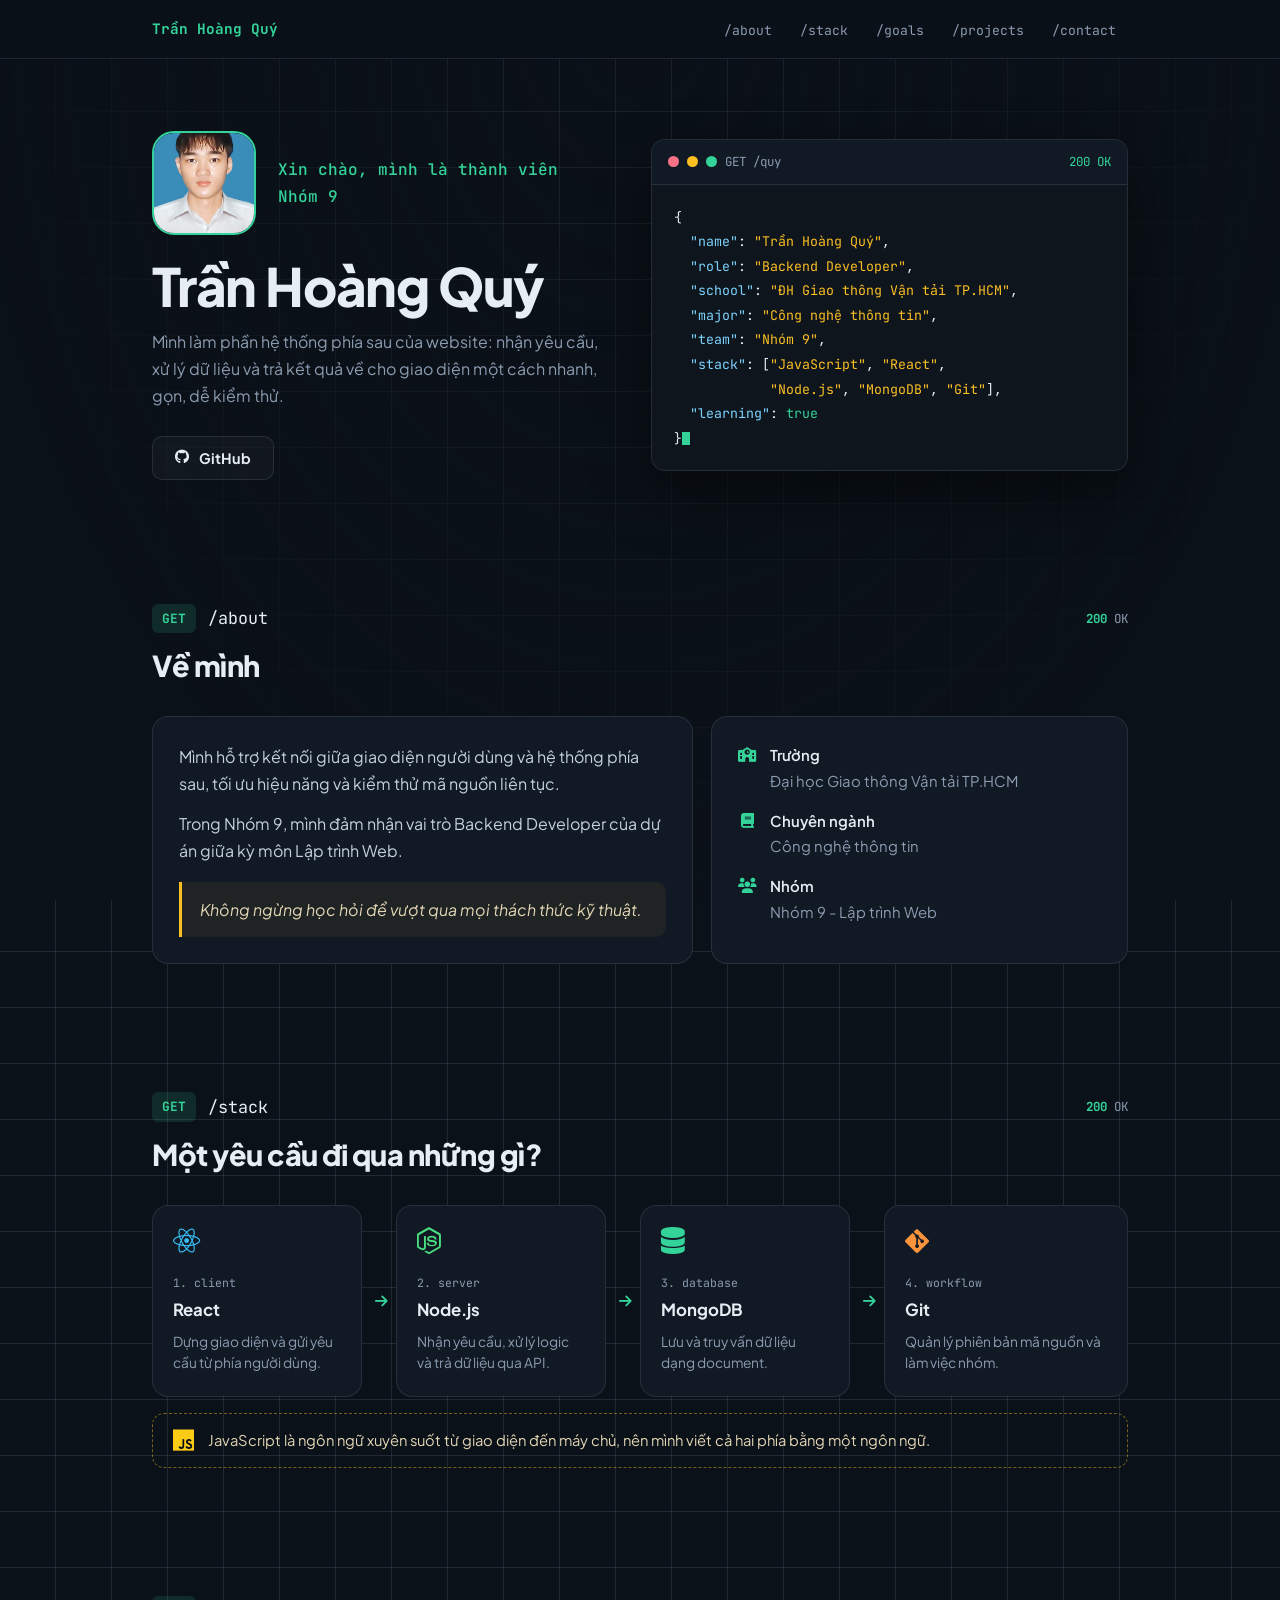
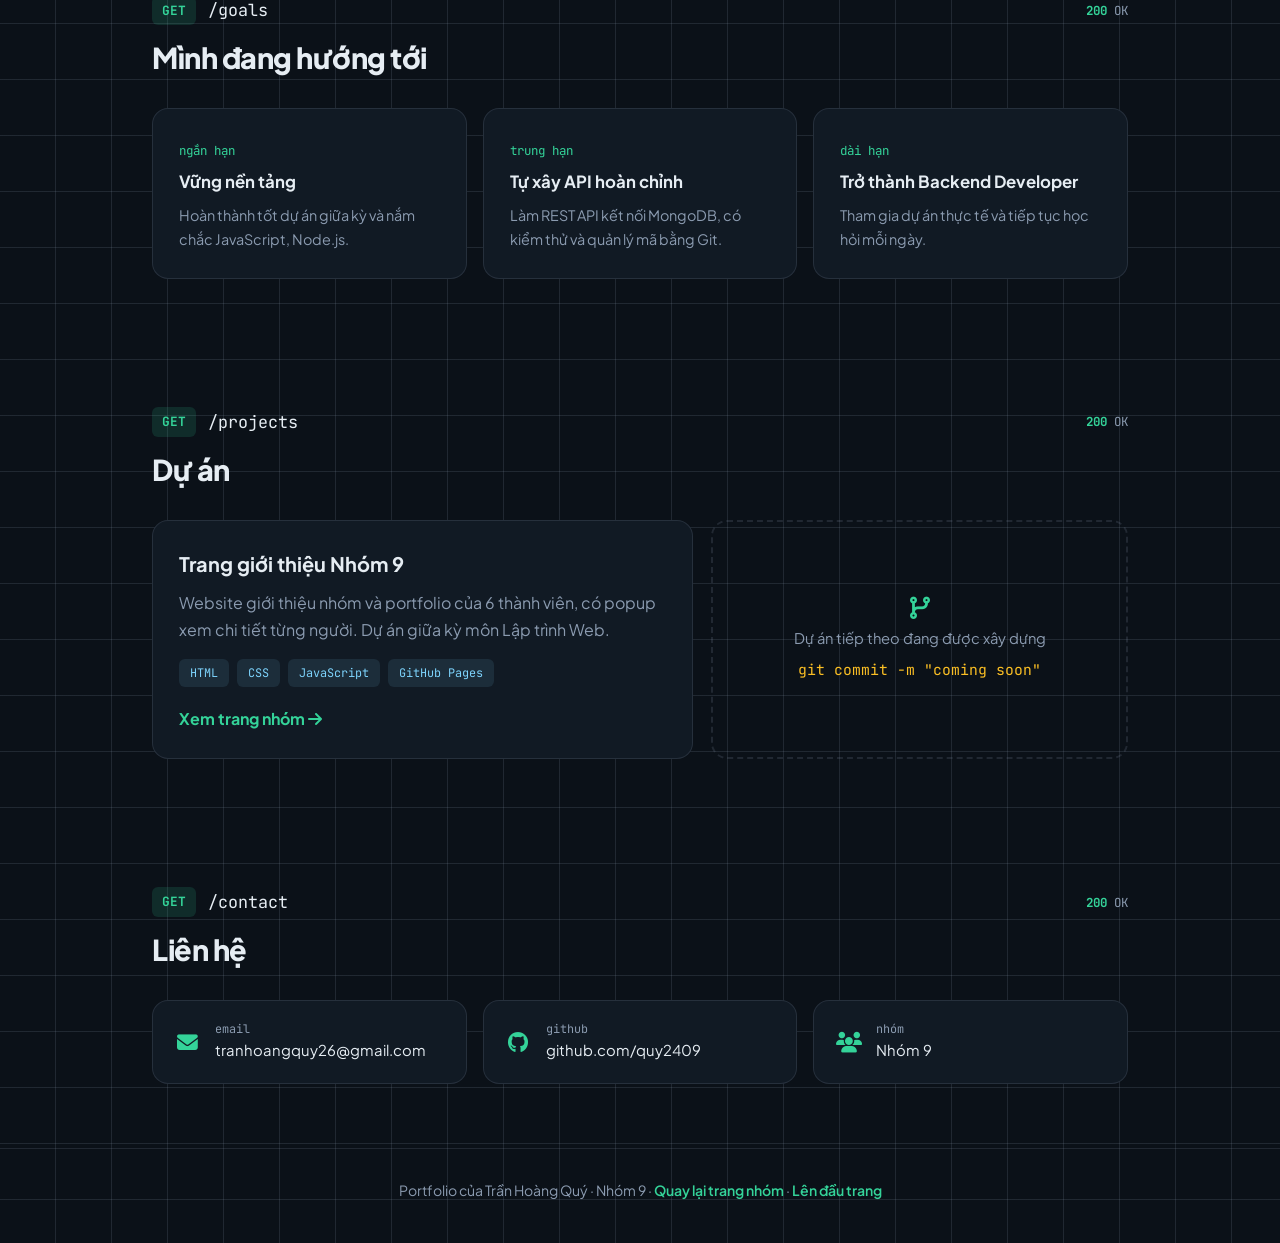
<file: tran-hoang-quy.html>
<!DOCTYPE html>
<html lang="vi">

<head>
    <meta charset="UTF-8">
    <meta name="viewport" content="width=device-width, initial-scale=1.0">
    <title>Trần Hoàng Quý - Backend Developer | Portfolio</title>
    <meta name="description" content="Portfolio của Trần Hoàng Quý, Backend Developer, sinh viên Công nghệ thông tin, thành viên Nhóm 9.">
    <meta name="theme-color" content="#0b1118">
    <link rel="icon" href="data:image/svg+xml,%3Csvg xmlns='http://www.w3.org/2000/svg' viewBox='0 0 100 100'%3E%3Ctext y='.9em' font-size='90'%3E%E2%9A%99%EF%B8%8F%3C/text%3E%3C/svg%3E">
    <link rel="preconnect" href="https://fonts.googleapis.com">
    <link rel="preconnect" href="https://fonts.gstatic.com" crossorigin>
    <link href="https://fonts.googleapis.com/css2?family=JetBrains+Mono:wght@400;500;700&family=Plus+Jakarta+Sans:wght@400;500;600;700;800&display=swap" rel="stylesheet">
    <link rel="stylesheet" href="https://cdnjs.cloudflare.com/ajax/libs/font-awesome/6.5.1/css/all.min.css">
    <style>
        :root {
            --bg: #0b1118; --panel: #111a24; --panel2: #0e151d;
            --line: rgba(148, 163, 184, .16);
            --text: #e6edf3; --muted: #8b9bb0;
            --green: #34d399; --amber: #fbbf24; --sky: #7dd3fc; --rose: #fb7185;
            --mono: 'JetBrains Mono', ui-monospace, Consolas, monospace;
        }
        * { margin: 0; padding: 0; box-sizing: border-box; }
        html { scroll-behavior: smooth; scroll-padding-top: 80px; }
        body { font-family: 'Plus Jakarta Sans', -apple-system, sans-serif; background: var(--bg); color: var(--text); line-height: 1.7;
            background-image: linear-gradient(var(--line) 1px, transparent 1px), linear-gradient(90deg, var(--line) 1px, transparent 1px);
            background-size: 56px 56px; background-position: -1px -1px; }
        body::before { content: ''; position: fixed; inset: 0; background: radial-gradient(ellipse at 50% 0%, rgba(11, 17, 24, .2), var(--bg) 75%); pointer-events: none; z-index: 0; }
        .wrap { max-width: 1020px; margin: 0 auto; padding: 0 22px; position: relative; z-index: 1; }

        nav { position: sticky; top: 0; z-index: 20; background: rgba(11, 17, 24, .88); backdrop-filter: blur(12px); -webkit-backdrop-filter: blur(12px); border-bottom: 1px solid var(--line); }
        nav .wrap { display: flex; align-items: center; justify-content: space-between; height: 58px; gap: 16px; }
        .brand { font-family: var(--mono); font-size: .9rem; color: var(--green); text-decoration: none; font-weight: 700; }
        .brand span { color: var(--muted); font-weight: 400; }
        nav ul { display: flex; gap: 4px; list-style: none; }
        nav ul a { font-family: var(--mono); font-size: .82rem; color: var(--muted); text-decoration: none; padding: 7px 12px; border-radius: 8px; transition: .2s; }
        nav ul a:hover { color: var(--text); }
        nav ul a.active { color: var(--green); background: rgba(52, 211, 153, .1); }

        /* Hero */
        .hero { padding: 72px 0 60px; }
        .hero .wrap { display: grid; grid-template-columns: 1fr 1.05fr; gap: 44px; align-items: center; }
        .me { display: flex; gap: 22px; align-items: center; margin-bottom: 22px; }
        .me img { width: 104px; height: 104px; border-radius: 22px; object-fit: cover; background: var(--panel); border: 2px solid var(--green); flex-shrink: 0; }
        .hello { font-family: var(--mono); color: var(--green); font-size: 1rem; font-weight: 500; }
        h1 { font-size: clamp(2.2rem, 5vw, 3.3rem); line-height: 1.08; font-weight: 800; letter-spacing: -1.2px; }
        .role { font-family: var(--mono); color: var(--amber); font-weight: 500; margin: 4px 0 18px; }
        .lead { color: var(--muted); max-width: 470px; margin-bottom: 26px; }
        .btns { display: flex; gap: 12px; flex-wrap: wrap; }
        .btn { display: inline-flex; align-items: center; gap: 10px; padding: 12px 22px; border-radius: 10px; font: 700 .9rem 'Plus Jakarta Sans', sans-serif; text-decoration: none; cursor: pointer; border: 1px solid transparent; transition: transform .2s, box-shadow .2s, border-color .2s; }
        .btn-main { background: var(--green); color: #04271b; }
        .btn-main:hover { transform: translateY(-2px); box-shadow: 0 8px 24px rgba(52, 211, 153, .35); }
        .btn-line { border-color: var(--line); color: var(--text); background: rgba(255, 255, 255, .03); }
        .btn-line:hover { border-color: var(--green); color: var(--green); }

        .term { background: var(--panel2); border: 1px solid var(--line); border-radius: 14px; overflow: hidden; box-shadow: 0 24px 60px rgba(0, 0, 0, .45); }
        .term-bar { display: flex; align-items: center; gap: 8px; padding: 11px 16px; background: var(--panel); border-bottom: 1px solid var(--line); font-family: var(--mono); font-size: .78rem; color: var(--muted); }
        .dot { width: 11px; height: 11px; border-radius: 50%; }
        .term-bar .ok { margin-left: auto; color: var(--green); }
        .term pre { padding: 20px 22px; font-family: var(--mono); font-size: .83rem; line-height: 1.85; overflow-x: auto; }
        .ln { display: block; opacity: 0; animation: show .01s forwards; animation-delay: calc(var(--i) * .26s + .3s); white-space: pre; }
        @keyframes show { to { opacity: 1; } }
        .k { color: var(--sky); } .s { color: var(--amber); } .c { color: var(--muted); } .g { color: var(--green); }
        .cur { display: inline-block; width: 8px; height: 1em; background: var(--green); vertical-align: -2px; animation: blink 1s steps(1) infinite; }
        @keyframes blink { 50% { opacity: 0; } }

        /* Section */
        section { padding: 64px 0; }
        .req { display: flex; align-items: center; gap: 12px; flex-wrap: wrap; margin-bottom: 8px; font-family: var(--mono); }
        .verb { background: rgba(52, 211, 153, .14); color: var(--green); font-weight: 700; font-size: .8rem; padding: 4px 10px; border-radius: 6px; }
        .verb.post { background: rgba(251, 191, 36, .14); color: var(--amber); }
        .path { font-size: 1.05rem; }
        .status { margin-left: auto; font-size: .78rem; color: var(--muted); }
        .status b { color: var(--green); }
        h2 { font-size: 1.8rem; font-weight: 800; letter-spacing: -.5px; margin-bottom: 26px; }

        .card { background: var(--panel); border: 1px solid var(--line); border-radius: 16px; padding: 26px; }
        .about { display: grid; grid-template-columns: 1.3fr 1fr; gap: 18px; }
        .about p { color: #c4d0dd; margin-bottom: 12px; }
        .facts { list-style: none; display: grid; gap: 15px; }
        .facts li { display: flex; gap: 14px; font-size: .93rem; color: var(--muted); }
        .facts i { color: var(--green); width: 18px; text-align: center; margin-top: 5px; }
        .facts b { color: var(--text); display: block; font-weight: 600; }
        blockquote { margin-top: 18px; padding: 14px 18px; border-left: 3px solid var(--amber); background: rgba(251, 191, 36, .06); border-radius: 0 10px 10px 0; font-style: italic; color: #e2d6b5; }

        /* Pipeline */
        .pipe { display: grid; grid-template-columns: repeat(4, 1fr); gap: 0; align-items: stretch; }
        .node { background: var(--panel); border: 1px solid var(--line); border-radius: 16px; padding: 22px 20px; position: relative; margin-right: 34px; transition: border-color .25s, transform .25s; }
        .node:last-child { margin-right: 0; }
        .node:hover { border-color: var(--green); transform: translateY(-4px); }
        .node:not(:last-child)::after { content: '\f061'; font-family: 'Font Awesome 6 Free'; font-weight: 900; position: absolute; right: -27px; top: 50%; transform: translateY(-50%); color: var(--green); font-size: .9rem; }
        .node i.ic { font-size: 1.7rem; margin-bottom: 12px; display: block; }
        .node small { font-family: var(--mono); color: var(--muted); font-size: .72rem; }
        .node h3 { font-size: 1.05rem; margin: 2px 0 6px; }
        .node p { color: var(--muted); font-size: .86rem; line-height: 1.55; }
        .lang { margin-top: 16px; display: flex; align-items: center; gap: 14px; padding: 14px 20px; border: 1px dashed rgba(251, 191, 36, .45); border-radius: 12px; color: #e2d6b5; font-size: .92rem; }
        .lang i { color: #facc15; font-size: 1.5rem; }

        /* Goals */
        .goals { display: grid; grid-template-columns: repeat(3, 1fr); gap: 16px; }
        .goal small { font-family: var(--mono); color: var(--green); font-size: .78rem; }
        .goal h3 { font-size: 1.05rem; margin: 6px 0; }
        .goal p { color: var(--muted); font-size: .9rem; }

        /* Projects */
        .projects { display: grid; grid-template-columns: 1.3fr 1fr; gap: 18px; }
        .project h3 { font-size: 1.25rem; margin-bottom: 8px; }
        .project p { color: var(--muted); margin-bottom: 16px; }
        .tags { display: flex; gap: 8px; flex-wrap: wrap; margin-bottom: 18px; }
        .tags span { font-family: var(--mono); font-size: .74rem; padding: 4px 11px; border-radius: 6px; background: rgba(125, 211, 252, .1); color: var(--sky); }
        .link { color: var(--green); text-decoration: none; font-weight: 700; }
        .link:hover { text-decoration: underline; }
        .empty { border: 2px dashed var(--line); border-radius: 16px; padding: 26px; display: grid; place-content: center; text-align: center; color: var(--muted); font-size: .92rem; gap: 6px; }
        .empty code { font-family: var(--mono); color: var(--amber); }

        /* Contact */
        .contact { display: grid; grid-template-columns: repeat(auto-fit, minmax(260px, 1fr)); gap: 16px; }
        .ct { display: flex; align-items: center; gap: 16px; padding: 20px 22px; border-radius: 16px; background: var(--panel); border: 1px solid var(--line); color: var(--text); text-decoration: none; overflow-wrap: anywhere; font-size: .93rem; transition: border-color .2s; }
        .ct:hover { border-color: var(--green); }
        .ct i { color: var(--green); width: 24px; text-align: center; font-size: 1.3rem; }
        .ct small { display: block; font-family: var(--mono); color: var(--muted); font-size: .74rem; line-height: 1.4; }

        footer { padding: 30px 0 40px; text-align: center; color: var(--muted); font-size: .88rem; border-top: 1px solid var(--line); position: relative; z-index: 1; }
        footer a { color: var(--green); text-decoration: none; font-weight: 600; }
        a:focus-visible, .btn:focus-visible { outline: 3px solid #6ee7b7; outline-offset: 3px; }

        @media (max-width: 860px) {
            nav ul { display: none; }
            .hero { padding: 40px 0; }
            .hero .wrap, .about, .projects { grid-template-columns: 1fr; }
            .goals { grid-template-columns: 1fr; }
            .pipe { grid-template-columns: 1fr; gap: 30px; }
            .node { margin-right: 0; }
            .node:not(:last-child)::after { content: '\f063'; right: 50%; top: auto; bottom: -26px; transform: translateX(50%); }
            section { padding: 46px 0; }
        }
        @media (prefers-reduced-motion: reduce) {
            html { scroll-behavior: auto; }
            .ln { opacity: 1; animation: none; }
            .cur { animation: none; }
            * { transition: none !important; }
        }
    </style>
</head>

<body>
    <nav>
        <div class="wrap">
            <a class="brand" href="#top">Trần Hoàng Quý</a>
            <ul id="menu">
                <li><a href="#about">/about</a></li>
                <li><a href="#stack">/stack</a></li>
                <li><a href="#goals">/goals</a></li>
                <li><a href="#projects">/projects</a></li>
                <li><a href="#contact">/contact</a></li>
            </ul>
        </div>
    </nav>

    <header class="hero" id="top">
        <div class="wrap">
            <div>
                <div class="me">
                    <img src="images/quy.jpg" alt="Ảnh Trần Hoàng Quý"
                        onerror="this.onerror=null; this.src='data:image/svg+xml,%3Csvg xmlns=%27http://www.w3.org/2000/svg%27 viewBox=%270 0 24 24%27 fill=%27%2394a3b8%27%3E%3Cpath d=%27M12 12c2.21 0 4-1.79 4-4s-1.79-4-4-4-4 1.79-4 4 1.79 4 4 4zm0 2c-2.67 0-8 1.34-8 4v2h16v-2c0-2.66-5.33-4-8-4z%27/%3E%3C/svg%3E';">
                    <div>
                        <div class="hello">Xin chào, mình là thành viên Nhóm 9</div>
                    </div>
                </div>
                <h1>Trần Hoàng Quý</h1>
                <p class="lead" style="margin-top:14px">Mình làm phần hệ thống phía sau của website: nhận yêu cầu, xử lý dữ liệu và trả kết quả về cho giao diện một cách nhanh, gọn, dễ kiểm thử.</p>
                <div class="btns">
                    <a class="btn btn-line" href="https://github.com/quy2409" target="_blank" rel="noopener noreferrer"><i class="fab fa-github"></i> GitHub</a>
                </div>
            </div>

            <div class="term" aria-label="Thông tin tóm tắt dạng JSON">
                <div class="term-bar"><span class="dot" style="background:#fb7185"></span><span class="dot" style="background:#fbbf24"></span><span class="dot" style="background:#34d399"></span>
                    <span>GET /quy</span><span class="ok">200 OK</span></div>
<pre><span class="ln" style="--i:0">{</span><span class="ln" style="--i:1">  <span class="k">"name"</span>: <span class="s">"Trần Hoàng Quý"</span>,</span><span class="ln" style="--i:2">  <span class="k">"role"</span>: <span class="s">"Backend Developer"</span>,</span><span class="ln" style="--i:3">  <span class="k">"school"</span>: <span class="s">"ĐH Giao thông Vận tải TP.HCM"</span>,</span><span class="ln" style="--i:4">  <span class="k">"major"</span>: <span class="s">"Công nghệ thông tin"</span>,</span><span class="ln" style="--i:5">  <span class="k">"team"</span>: <span class="s">"Nhóm 9"</span>,</span><span class="ln" style="--i:6">  <span class="k">"stack"</span>: [<span class="s">"JavaScript"</span>, <span class="s">"React"</span>,</span><span class="ln" style="--i:7">            <span class="s">"Node.js"</span>, <span class="s">"MongoDB"</span>, <span class="s">"Git"</span>],</span><span class="ln" style="--i:8">  <span class="k">"learning"</span>: <span class="g">true</span></span><span class="ln" style="--i:9">}<span class="cur"></span></span></pre>
            </div>
        </div>
    </header>

    <main>
        <section id="about">
            <div class="wrap">
                <div class="req"><span class="verb">GET</span><span class="path">/about</span><span class="status"><b>200</b> OK</span></div>
                <h2>Về mình</h2>
                <div class="about">
                    <div class="card">
                        <p>Mình hỗ trợ kết nối giữa giao diện người dùng và hệ thống phía sau, tối ưu hiệu năng và kiểm thử mã nguồn liên tục.</p>
                        <p>Trong Nhóm 9, mình đảm nhận vai trò Backend Developer của dự án giữa kỳ môn Lập trình Web.</p>
                        <blockquote>Không ngừng học hỏi để vượt qua mọi thách thức kỹ thuật.</blockquote>
                    </div>
                    <div class="card">
                        <ul class="facts">
                            <li><i class="fas fa-school"></i><span><b>Trường</b>Đại học Giao thông Vận tải TP.HCM</span></li>
                            <li><i class="fas fa-book"></i><span><b>Chuyên ngành</b>Công nghệ thông tin</span></li>
                            <li><i class="fas fa-users"></i><span><b>Nhóm</b>Nhóm 9 - Lập trình Web</span></li>
                        </ul>
                    </div>
                </div>
            </div>
        </section>

        <section id="stack">
            <div class="wrap">
                <div class="req"><span class="verb">GET</span><span class="path">/stack</span><span class="status"><b>200</b> OK</span></div>
                <h2>Một yêu cầu đi qua những gì?</h2>
                <div class="pipe">
                    <div class="node"><i class="fab fa-react ic" style="color:#38bdf8"></i><small>1. client</small><h3>React</h3><p>Dựng giao diện và gửi yêu cầu từ phía người dùng.</p></div>
                    <div class="node"><i class="fab fa-node-js ic" style="color:#4ade80"></i><small>2. server</small><h3>Node.js</h3><p>Nhận yêu cầu, xử lý logic và trả dữ liệu qua API.</p></div>
                    <div class="node"><i class="fas fa-database ic" style="color:#34d399"></i><small>3. database</small><h3>MongoDB</h3><p>Lưu và truy vấn dữ liệu dạng document.</p></div>
                    <div class="node"><i class="fab fa-git-alt ic" style="color:#fb923c"></i><small>4. workflow</small><h3>Git</h3><p>Quản lý phiên bản mã nguồn và làm việc nhóm.</p></div>
                </div>
                <div class="lang"><i class="fab fa-js"></i><span>JavaScript là ngôn ngữ xuyên suốt từ giao diện đến máy chủ, nên mình viết cả hai phía bằng một ngôn ngữ.</span></div>
            </div>
        </section>

        <section id="goals">
            <div class="wrap">
                <div class="req"><span class="verb">GET</span><span class="path">/goals</span><span class="status"><b>200</b> OK</span></div>
                <h2>Mình đang hướng tới</h2>
                <div class="goals">
                    <div class="card goal"><small>ngắn hạn</small><h3>Vững nền tảng</h3><p>Hoàn thành tốt dự án giữa kỳ và nắm chắc JavaScript, Node.js.</p></div>
                    <div class="card goal"><small>trung hạn</small><h3>Tự xây API hoàn chỉnh</h3><p>Làm REST API kết nối MongoDB, có kiểm thử và quản lý mã bằng Git.</p></div>
                    <div class="card goal"><small>dài hạn</small><h3>Trở thành Backend Developer</h3><p>Tham gia dự án thực tế và tiếp tục học hỏi mỗi ngày.</p></div>
                </div>
            </div>
        </section>

        <section id="projects">
            <div class="wrap">
                <div class="req"><span class="verb">GET</span><span class="path">/projects</span><span class="status"><b>200</b> OK</span></div>
                <h2>Dự án</h2>
                <div class="projects">
                    <div class="card project">
                        <h3>Trang giới thiệu Nhóm 9</h3>
                        <p>Website giới thiệu nhóm và portfolio của 6 thành viên, có popup xem chi tiết từng người. Dự án giữa kỳ môn Lập trình Web.</p>
                        <div class="tags"><span>HTML</span><span>CSS</span><span>JavaScript</span><span>GitHub Pages</span></div>
                        <a class="link" href="index.html">Xem trang nhóm <i class="fas fa-arrow-right"></i></a>
                    </div>
                    <div class="empty"><i class="fas fa-code-branch" style="color:var(--green);font-size:1.4rem"></i><span>Dự án tiếp theo đang được xây dựng</span><code>git commit -m "coming soon"</code></div>
                </div>
            </div>
        </section>

        <section id="contact">
            <div class="wrap">
                <div class="req"><span class="verb">GET</span><span class="path">/contact</span><span class="status"><b>200</b> OK</span></div>
                <h2>Liên hệ</h2>
                <div class="contact">
                    <a class="ct" href="mailto:tranhoangquy26@gmail.com"><i class="fas fa-envelope"></i><span><small>email</small>tranhoangquy26@gmail.com</span></a>
                    <a class="ct" href="https://github.com/quy2409" target="_blank" rel="noopener noreferrer"><i class="fab fa-github"></i><span><small>github</small>github.com/quy2409</span></a>
                    <a class="ct" href="index.html"><i class="fas fa-users"></i><span><small>nhóm</small>Nhóm 9</span></a>
                </div>
            </div>
        </section>
    </main>

    <footer>
        <div class="wrap"><p>Portfolio của Trần Hoàng Quý · Nhóm 9 · <a href="index.html">Quay lại trang nhóm</a> · <a href="#top">Lên đầu trang</a></p></div>
    </footer>

    <script>
        // Tô sáng menu theo phần đang xem
        const links = document.querySelectorAll('#menu a');
        const secs = [...links].map(a => document.querySelector(a.getAttribute('href')));
        function setActive() {
            const y = window.scrollY + 140; let cur = -1;
            secs.forEach((s, i) => { if (s && s.offsetTop <= y) cur = i; });
            links.forEach((a, i) => a.classList.toggle('active', i === cur));
        }
        addEventListener('scroll', setActive, { passive: true }); setActive();
    </script>
</body>

</html>
</file>
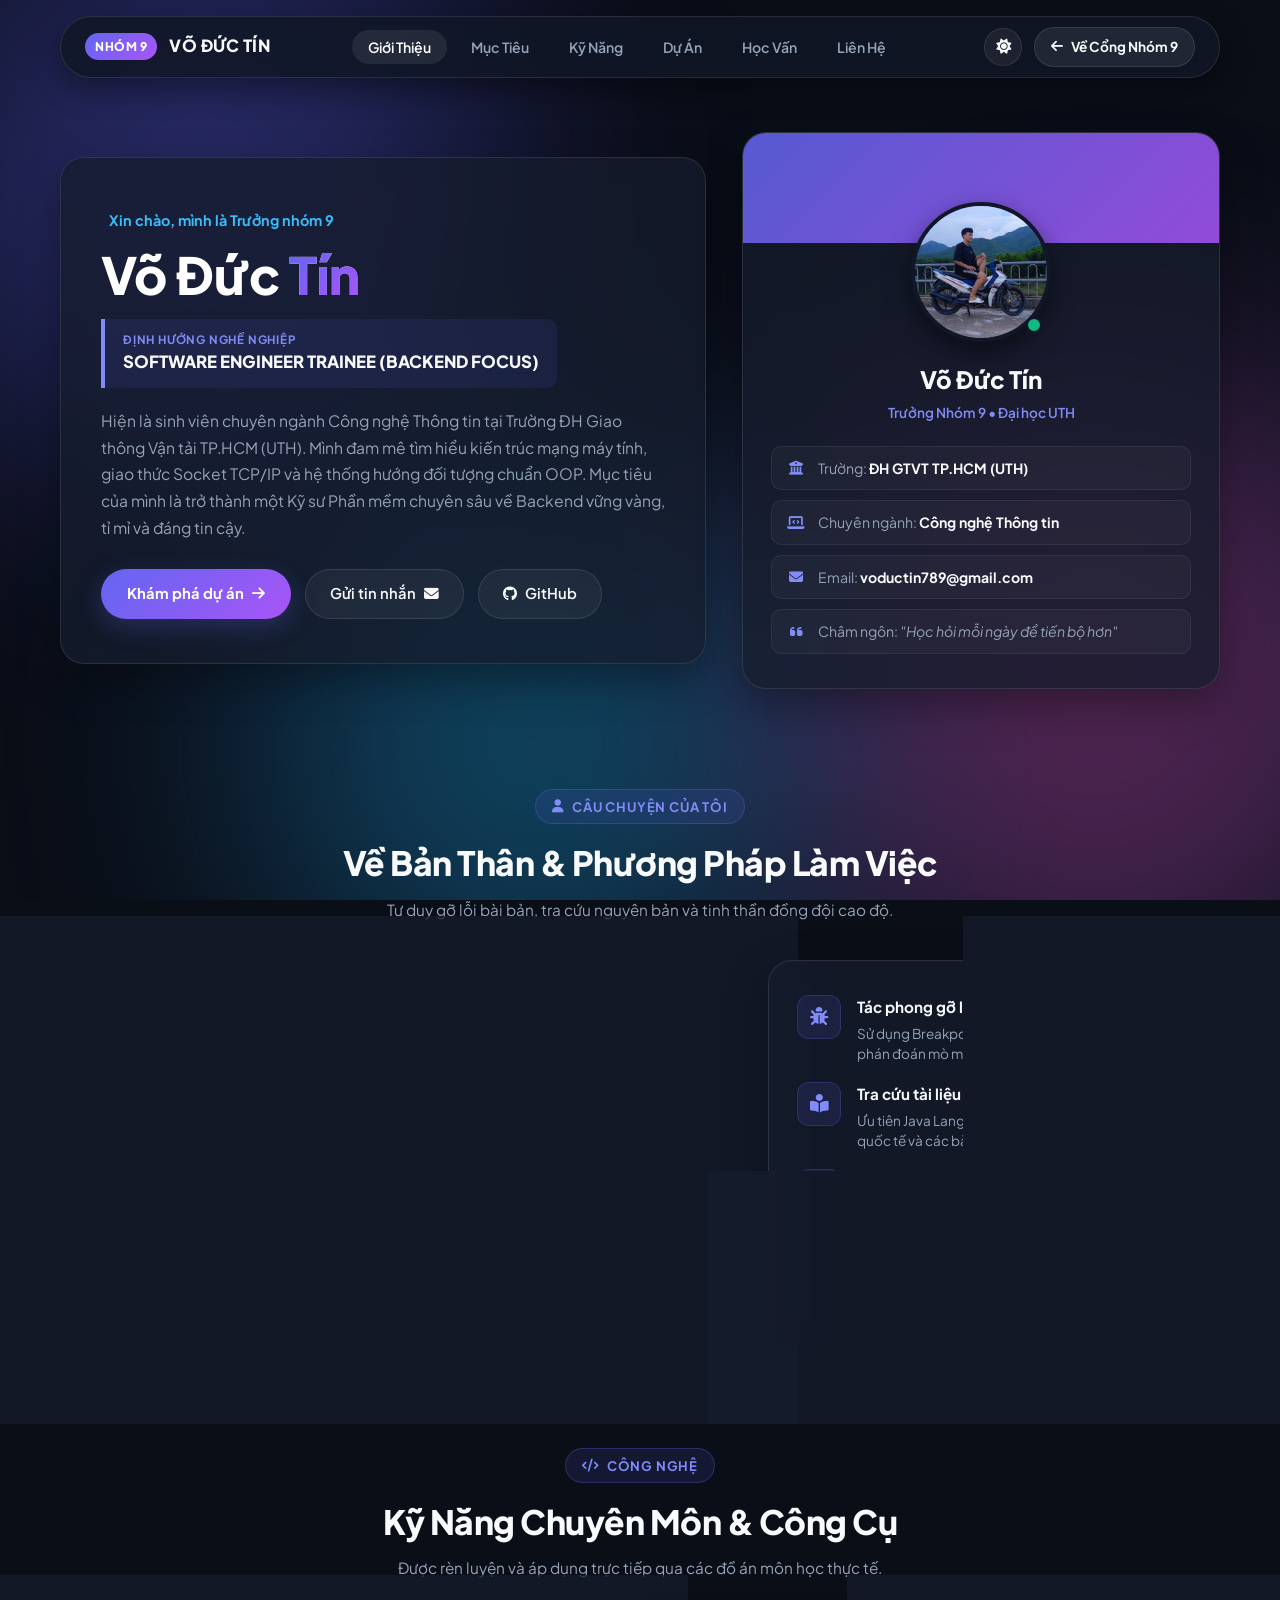
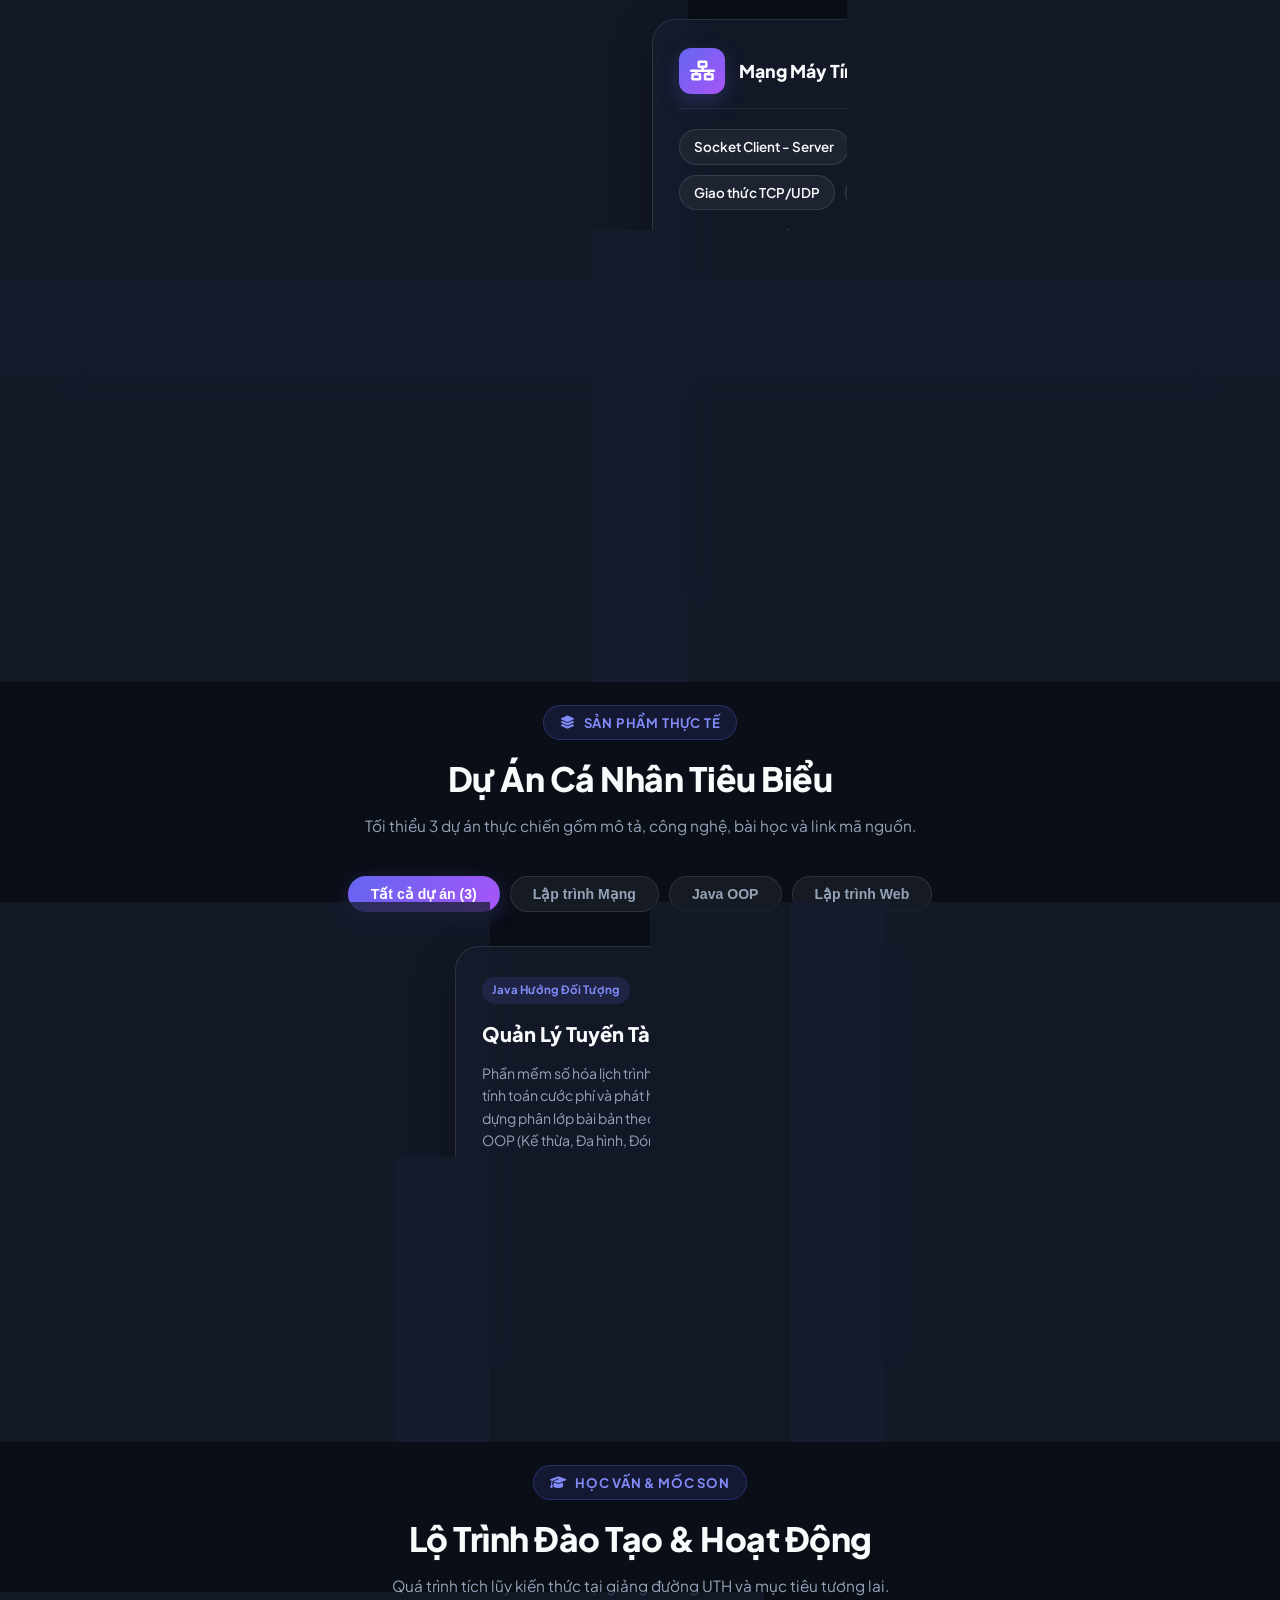
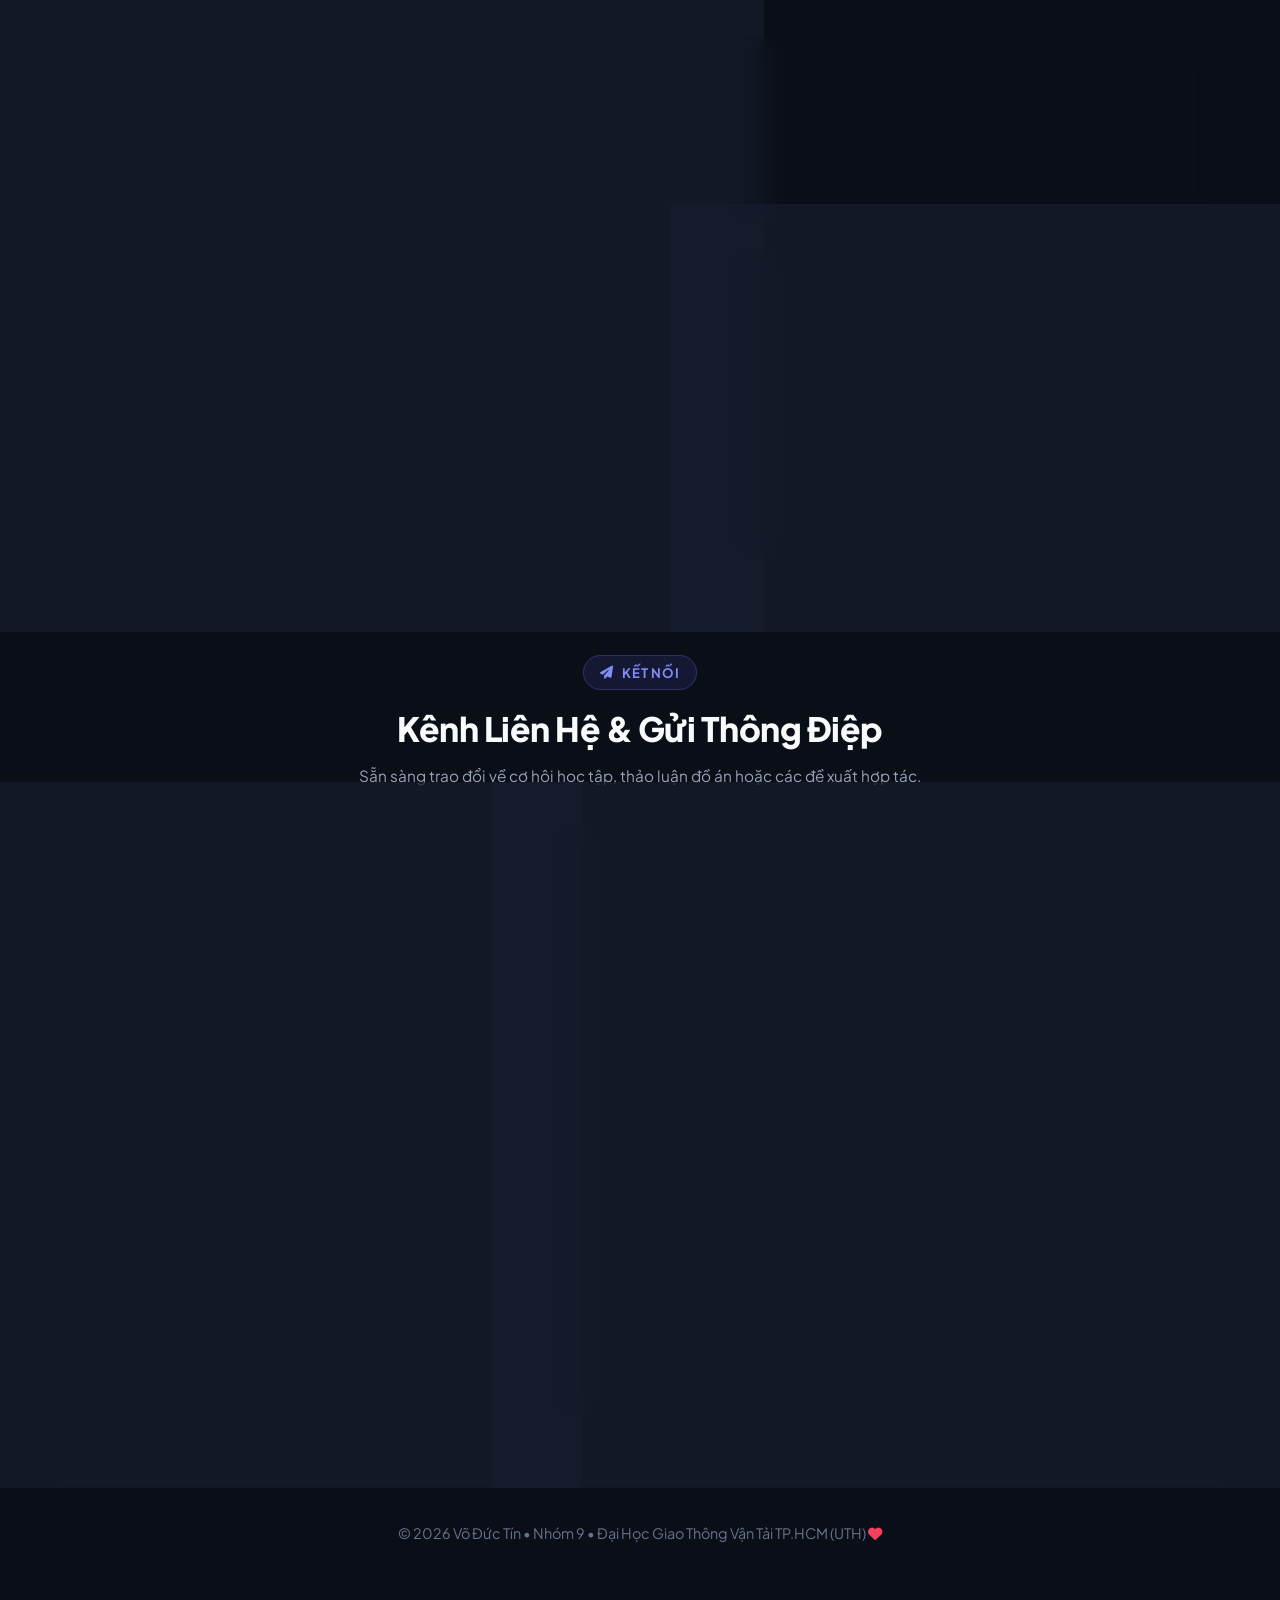
<file: vo-duc-tin.html>
<!DOCTYPE html>
<html lang="vi">

<head>
    <meta charset="UTF-8">
    <meta name="viewport" content="width=device-width, initial-scale=1.0">
    <title>Võ Đức Tín • Portfolio Cá Nhân • Nhóm 9 UTH</title>
    <!-- Google Fonts -->
    <link rel="preconnect" href="https://fonts.googleapis.com">
    <link rel="preconnect" href="https://fonts.gstatic.com" crossorigin>
    <link href="https://fonts.googleapis.com/css2?family=Plus+Jakarta+Sans:wght@300;400;500;600;700;800&display=swap" rel="stylesheet">
    <!-- Font Awesome -->
    <link rel="stylesheet" href="https://cdnjs.cloudflare.com/ajax/libs/font-awesome/6.5.1/css/all.min.css">
    <!-- Main Style -->
    <link rel="stylesheet" href="css/main.css">
</head>

<body>
    <!-- Hiệu ứng Ambient Glow Orbs huyền ảo đồng bộ với Cổng Nhóm 9 -->
    <div class="ambient-bg">
        <div class="ambient-orb orb-1"></div>
        <div class="ambient-orb orb-2"></div>
        <div class="ambient-orb orb-3"></div>
    </div>

    <!-- Header / Navbar Thanh Điều Hướng Nổi Bật (Tiêu chí 1) -->
    <header class="header-nav">
        <div class="nav-glass-bar">
            <a href="#about" class="nav-brand">
                <span class="brand-pill">NHÓM 9</span>
                <span class="brand-text">VÕ ĐỨC TÍN</span>
            </a>

            <nav>
                <ul class="nav-links">
                    <li><a href="#about" class="active">Giới Thiệu</a></li>
                    <li><a href="#career">Mục Tiêu</a></li>
                    <li><a href="#skills">Kỹ Năng</a></li>
                    <li><a href="#projects">Dự Án</a></li>
                    <li><a href="#roadmap">Học Vấn</a></li>
                    <li><a href="#contact">Liên Hệ</a></li>
                </ul>
            </nav>

            <div class="nav-actions">
                <button type="button" class="theme-btn" id="themeBtn" title="Đổi giao diện Sáng / Tối">
                    <i class="fas fa-sun"></i>
                </button>
                <a href="index.html" class="back-team-pill">
                    <i class="fas fa-arrow-left"></i> Về Cổng Nhóm 9
                </a>
            </div>
        </div>
    </header>

    <div class="container">

        <!-- SECTION 1: GIỚI THIỆU BẢN THÂN & BANNER (Tiêu chí 1 & 2) -->
        <section id="about" class="content-section">
            <div class="hero-grid">
                <!-- Cột giới thiệu chính -->
                <div class="glass-card hero-content-card">
                    <span class="hero-greeting">
                        <i class="fas fa-sparkles"></i> Xin chào, mình là Trưởng nhóm 9
                    </span>
                    <h1 class="hero-name-big">
                        Võ Đức <span class="name-gradient">Tín</span>
                    </h1>

                    <!-- Mục tiêu nghề nghiệp (Tiêu chí 3) -->
                    <div class="career-box" id="career">
                        <div class="career-label">ĐỊNH HƯỚNG NGHỀ NGHIỆP</div>
                        <div class="career-role">SOFTWARE ENGINEER TRAINEE (BACKEND FOCUS)</div>
                    </div>

                    <p class="hero-bio">
                        Hiện là sinh viên chuyên ngành Công nghệ Thông tin tại Trường ĐH Giao thông Vận tải TP.HCM (UTH). Mình đam mê tìm hiểu kiến trúc mạng máy tính, giao thức Socket TCP/IP và hệ thống hướng đối tượng chuẩn OOP. Mục tiêu của mình là trở thành một Kỹ sư Phần mềm chuyên sâu về Backend vững vàng, tỉ mỉ và đáng tin cậy.
                    </p>

                    <div class="hero-buttons">
                        <a href="#projects" class="btn-glow">
                            <span>Khám phá dự án</span> <i class="fas fa-arrow-right"></i>
                        </a>
                        <a href="#contact" class="btn-outline-glass">
                            <span>Gửi tin nhắn</span> <i class="fas fa-envelope"></i>
                        </a>
                        <a href="https://github.com/voductin789789" target="_blank" class="btn-outline-glass">
                            <i class="fab fa-github"></i> <span>GitHub</span>
                        </a>
                    </div>
                </div>

                <!-- Cột Thẻ Thông Tin Cá Nhân (Glassmorphism Profile Card) -->
                <div class="glass-card profile-card-wrap">
                    <div class="profile-avatar-outer">
                        <img src="images/tin.jpg" alt="Võ Đức Tín" class="profile-avatar-img"
                            onerror="this.src='data:image/svg+xml,%3Csvg xmlns=\'http://www.w3.org/2000/svg\' viewBox=\'0 0 24 24\' fill=\'%23818cf8\'%3E%3Cpath d=\'M12 12c2.21 0 4-1.79 4-4s-1.79-4-4-4-4 1.79-4 4 1.79 4 4 4zm0 2c-2.67 0-8 1.34-8 4v2h16v-2c0-2.66-5.33-4-8-4z\'/%3E%3C/svg%3E'">
                        <span class="online-pulse" title="Sẵn sàng hợp tác"></span>
                    </div>

                    <h2 class="profile-name">Võ Đức Tín</h2>
                    <p class="profile-tagline">Trưởng Nhóm 9 • Đại học UTH</p>

                    <div class="info-table">
                        <div class="info-row">
                            <i class="fas fa-university"></i>
                            <span>Trường: <strong>ĐH GTVT TP.HCM (UTH)</strong></span>
                        </div>
                        <div class="info-row">
                            <i class="fas fa-laptop-code"></i>
                            <span>Chuyên ngành: <strong>Công nghệ Thông tin</strong></span>
                        </div>
                        <div class="info-row">
                            <i class="fas fa-envelope"></i>
                            <span>Email: <strong>voductin789@gmail.com</strong></span>
                        </div>
                        <div class="info-row">
                            <i class="fas fa-quote-left"></i>
                            <span>Châm ngôn: <em>"Học hỏi mỗi ngày để tiến bộ hơn"</em></span>
                        </div>
                    </div>
                </div>
            </div>
        </section>

        <!-- SECTION 2: VỀ TÔI & PHƯƠNG PHÁP RÈN LUYỆN (Tiêu chí 2, 5) -->
        <section class="content-section">
            <div class="section-head">
                <span class="section-tag"><i class="fas fa-user"></i> Câu chuyện của tôi</span>
                <h2 class="section-title">Về Bản Thân & Phương Pháp Làm Việc</h2>
                <p class="section-subtitle">Tư duy gỡ lỗi bài bản, tra cứu nguyên bản và tinh thần đồng đội cao độ.</p>
            </div>

            <div class="about-grid">
                <div class="glass-card about-box">
                    <h3>Niềm Đam Mê Với Kỹ Thuật Tầng Thấp & Java OOP</h3>
                    <p>
                        Tôi không chọn lập trình chỉ vì những ứng dụng bóng bẩy bên ngoài. Tôi bị thu hút bởi cách dữ liệu được chia nhỏ thành từng mảng byte truyền qua cáp mạng, cách hệ điều hành bắt tay và cách các đối tượng Java tương tác với nhau trong bộ nhớ.
                    </p>
                    <p>
                        Trong quá trình học tại UTH, tôi tập trung rèn luyện <strong>Java Core SE 21</strong> và <strong>Lập trình Mạng Socket TCP/IP</strong>. Khi gặp phải ngoại lệ hoặc lỗi deadlock đa luồng, tôi luôn có thói quen đọc kỹ stack trace và tài liệu Oracle Docs thay vì sao chép mù quáng.
                    </p>
                    <p>
                        Với vai trò là trưởng nhóm 9, tôi luôn ưu tiên việc viết code sạch (clean code), phân tách module rõ ràng để mọi thành viên đều có thể đọc hiểu và phát triển thuận lợi.
                    </p>
                </div>

                <div class="glass-card method-box">
                    <div class="method-item">
                        <div class="method-icon-wrap"><i class="fas fa-bug"></i></div>
                        <div class="method-text">
                            <strong>Tác phong gỡ lỗi (Debugging):</strong>
                            <p>Sử dụng Breakpoint và phân tích luồng biến thay vì phán đoán mò mẫm.</p>
                        </div>
                    </div>
                    <div class="method-item">
                        <div class="method-icon-wrap"><i class="fas fa-book-reader"></i></div>
                        <div class="method-text">
                            <strong>Tra cứu tài liệu chuẩn:</strong>
                            <p>Ưu tiên Java Language Specification, RFC chuẩn quốc tế và các bài báo kỹ thuật.</p>
                        </div>
                    </div>
                    <div class="method-item">
                        <div class="method-icon-wrap"><i class="fas fa-users-cog"></i></div>
                        <div class="method-text">
                            <strong>Kỷ luật & Tinh thần nhóm:</strong>
                            <p>Tôn trọng ý kiến thành viên, hỗ trợ đồng đội vượt qua các vướng mắc kỹ thuật.</p>
                        </div>
                    </div>
                </div>
            </div>
        </section>

        <!-- SECTION 3: KỸ NĂNG CHUYÊN MÔN (Tiêu chí 4) -->
        <section id="skills" class="content-section">
            <div class="section-head">
                <span class="section-tag"><i class="fas fa-code"></i> Công nghệ</span>
                <h2 class="section-title">Kỹ Năng Chuyên Môn & Công Cụ</h2>
                <p class="section-subtitle">Được rèn luyện và áp dụng trực tiếp qua các đồ án môn học thực tế.</p>
            </div>

            <div class="skills-grid">
                <!-- Thẻ 1 -->
                <div class="glass-card skill-card">
                    <div class="skill-card-head">
                        <div class="skill-icon-box"><i class="fab fa-java"></i></div>
                        <h3>Java Core & Lập Trình Hướng Đối Tượng</h3>
                    </div>
                    <div class="skill-chips-wrap">
                        <span class="skill-chip">Java SE 21</span>
                        <span class="skill-chip">4 Nguyên Lý OOP</span>
                        <span class="skill-chip">Collections Framework</span>
                        <span class="skill-chip">Multithreading</span>
                        <span class="skill-chip">File I/O Stream</span>
                    </div>
                    <p class="skill-detail-text">Vận dụng thành thạo Kế thừa, Đa hình, Đóng gói và Trừu tượng để thiết kế cấu trúc lớp bền vững; xử lý đồng thời bằng Thread và Runnable an toàn.</p>
                </div>

                <!-- Thẻ 2 -->
                <div class="glass-card skill-card">
                    <div class="skill-card-head">
                        <div class="skill-icon-box"><i class="fas fa-network-wired"></i></div>
                        <h3>Mạng Máy Tính & Socket TCP/IP</h3>
                    </div>
                    <div class="skill-chips-wrap">
                        <span class="skill-chip">Socket Client - Server</span>
                        <span class="skill-chip">ServerSocket</span>
                        <span class="skill-chip">Bắt gói tin Wireshark</span>
                        <span class="skill-chip">Giao thức TCP/UDP</span>
                        <span class="skill-chip">Byte Stream</span>
                    </div>
                    <p class="skill-detail-text">Hiểu rõ cơ chế bắt tay 3 bước, truyền nhận dữ liệu mảng byte qua mạng, tối ưu bộ đệm tránh suy hao chất lượng khi truyền stream ảnh.</p>
                </div>

                <!-- Thẻ 3 -->
                <div class="glass-card skill-card">
                    <div class="skill-card-head">
                        <div class="skill-icon-box"><i class="fas fa-database"></i></div>
                        <h3>Dữ Liệu & Web Căn Bản</h3>
                    </div>
                    <div class="skill-chips-wrap">
                        <span class="skill-chip">HTML5 Semantic</span>
                        <span class="skill-chip">CSS3 Grid & Flexbox</span>
                        <span class="skill-chip">JavaScript ES6+ DOM</span>
                        <span class="skill-chip">MySQL / SQL</span>
                    </div>
                    <p class="skill-detail-text">Xây dựng giao diện web chuẩn Semantic, Responsive mượt mà không dùng thư viện rườm rà; thiết kế CSDL quan hệ chuẩn 3NF và viết câu truy vấn CRUD tối ưu.</p>
                </div>

                <!-- Thẻ 4 -->
                <div class="glass-card skill-card">
                    <div class="skill-card-head">
                        <div class="skill-icon-box"><i class="fas fa-tools"></i></div>
                        <h3>Công Cụ & Quy Trình Kỹ Sư</h3>
                    </div>
                    <div class="skill-chips-wrap">
                        <span class="skill-chip"><i class="fab fa-git-alt"></i> Git / GitHub</span>
                        <span class="skill-chip">IntelliJ IDEA</span>
                        <span class="skill-chip">VS Code</span>
                        <span class="skill-chip">PowerShell</span>
                        <span class="skill-chip">Postman</span>
                    </div>
                    <p class="skill-detail-text">Sử dụng Git phân nhánh quản lý mã nguồn nhóm, kiểm soát commit chuẩn hóa và sử dụng IDE chuyên sâu để gỡ lỗi nhanh chóng.</p>
                </div>
            </div>
        </section>

        <!-- SECTION 4: DỰ ÁN CÁ NHÂN & ĐỒ ÁN MÔN HỌC (Tiêu chí 6 & Tiêu chí 14) -->
        <section id="projects" class="content-section">
            <div class="section-head">
                <span class="section-tag"><i class="fas fa-layer-group"></i> Sản phẩm thực tế</span>
                <h2 class="section-title">Dự Án Cá Nhân Tiêu Biểu</h2>
                <p class="section-subtitle">Tối thiểu 3 dự án thực chiến gồm mô tả, công nghệ, bài học và link mã nguồn.</p>
            </div>

            <!-- Bộ lọc dự án JavaScript (Tiêu chí 14) -->
            <div class="filter-tabs">
                <button type="button" class="tab-btn active" data-filter="all">Tất cả dự án (3)</button>
                <button type="button" class="tab-btn" data-filter="network">Lập trình Mạng</button>
                <button type="button" class="tab-btn" data-filter="java">Java OOP</button>
                <button type="button" class="tab-btn" data-filter="web">Lập trình Web</button>
            </div>

            <!-- Lưới dự án -->
            <div class="projects-grid">
                <!-- Dự Án 1: Remote Desktop -->
                <div class="glass-card project-card" data-category="network">
                    <div>
                        <div class="project-top-tag">
                            <span class="course-badge">Mạng Máy Tính</span>
                            <i class="fas fa-desktop project-icon-top"></i>
                        </div>
                        <h3 class="project-title">Remote Desktop Application</h3>
                        <p class="project-desc">
                            Ứng dụng điều khiển máy tính từ xa Client - Server qua Socket TCP. Tự động chụp màn hình, nén mảng byte truyền phát mượt mà và đồng bộ điều khiển chuột, bàn phím theo thời gian thực.
                        </p>
                        <div class="project-tech-tags">
                            <span class="tech-tag-pill">Java SE 21</span>
                            <span class="tech-tag-pill">Socket TCP</span>
                            <span class="tech-tag-pill">Multithreading</span>
                            <span class="tech-tag-pill">Buffer Stream</span>
                        </div>
                    </div>
                    <div class="project-actions">
                        <button type="button" class="btn-sm-primary" onclick="openProjectModal('remote-desktop')">
                            <i class="fas fa-info-circle"></i> Chi tiết
                        </button>
                        <a href="https://github.com/voductin789789" target="_blank" class="btn-sm-outline" title="GitHub">
                            <i class="fab fa-github"></i> Mã nguồn
                        </a>
                    </div>
                </div>

                <!-- Dự Án 2: Quản Lý Metro -->
                <div class="glass-card project-card" data-category="java">
                    <div>
                        <div class="project-top-tag">
                            <span class="course-badge">Java Hướng Đối Tượng</span>
                            <i class="fas fa-subway project-icon-top"></i>
                        </div>
                        <h3 class="project-title">Quản Lý Tuyến Tàu Metro</h3>
                        <p class="project-desc">
                            Phần mềm số hóa lịch trình vận hành các trạm ga, tính toán cước phí và phát hành vé điện tử. Xây dựng phân lớp bài bản theo trọn vẹn 4 đặc tính OOP (Kế thừa, Đa hình, Đóng gói, Trừu tượng).
                        </p>
                        <div class="project-tech-tags">
                            <span class="tech-tag-pill">Java OOP</span>
                            <span class="tech-tag-pill">Collections</span>
                            <span class="tech-tag-pill">File I/O</span>
                            <span class="tech-tag-pill">Exception Handling</span>
                        </div>
                    </div>
                    <div class="project-actions">
                        <button type="button" class="btn-sm-primary" onclick="openProjectModal('metro-management')">
                            <i class="fas fa-info-circle"></i> Chi tiết
                        </button>
                        <a href="https://github.com/voductin789789" target="_blank" class="btn-sm-outline" title="GitHub">
                            <i class="fab fa-github"></i> Mã nguồn
                        </a>
                    </div>
                </div>

                <!-- Dự Án 3: Web Portal Nhóm 9 -->
                <div class="glass-card project-card" data-category="web">
                    <div>
                        <div class="project-top-tag">
                            <span class="course-badge">Lập Trình Web UTH</span>
                            <i class="fas fa-globe project-icon-top"></i>
                        </div>
                        <h3 class="project-title">Portfolio & Web Portal Nhóm 9</h3>
                        <p class="project-desc">
                            Trang web giới thiệu 6 thành viên nhóm và Portfolio cá nhân với thiết kế Dark Glassmorphism cao cấp, tương tác DOM thuần, Dark Mode, Modal popup và Form kiểm tra dữ liệu chặt chẽ.
                        </p>
                        <div class="project-tech-tags">
                            <span class="tech-tag-pill">HTML5 Semantic</span>
                            <span class="tech-tag-pill">CSS3 Glassmorphism</span>
                            <span class="tech-tag-pill">JavaScript ES6+</span>
                            <span class="tech-tag-pill">Responsive</span>
                        </div>
                    </div>
                    <div class="project-actions">
                        <button type="button" class="btn-sm-primary" onclick="openProjectModal('group-portal')">
                            <i class="fas fa-info-circle"></i> Chi tiết
                        </button>
                        <a href="index.html" class="btn-sm-outline" title="Cổng nhóm">
                            <i class="fas fa-users"></i> Cổng nhóm 9
                        </a>
                    </div>
                </div>
            </div>
        </section>

        <!-- SECTION 5: HỌC VẤN / CHỨNG CHỈ / SỞ THÍCH (Tiêu chí 5 & 7) -->
        <section id="roadmap" class="content-section">
            <div class="section-head">
                <span class="section-tag"><i class="fas fa-graduation-cap"></i> Học vấn & Mốc son</span>
                <h2 class="section-title">Lộ Trình Đào Tạo & Hoạt Động</h2>
                <p class="section-subtitle">Quá trình tích lũy kiến thức tại giảng đường UTH và mục tiêu tương lai.</p>
            </div>

            <div class="roadmap-grid">
                <!-- Cột Timeline Học Vấn -->
                <div class="glass-card timeline-panel">
                    <h3 style="font-size: 1.25rem; font-weight: 800; margin-bottom: 24px; color: var(--text-primary);">
                        <i class="fas fa-university"></i> Quá Trình Học Tập
                    </h3>

                    <div class="timeline-list">
                        <div class="timeline-item">
                            <div class="timeline-dot"></div>
                            <div class="timeline-year">2024 — HIỆN TẠI</div>
                            <h4 class="timeline-title">Đại Học Giao Thông Vận Tải TP.HCM (UTH)</h4>
                            <div class="timeline-sub">Khoa Công nghệ Thông tin • Hệ Chính quy K24</div>
                            <p class="timeline-desc">
                                Tích lũy kiến thức nền tảng vững chắc: Cấu trúc dữ liệu & giải thuật, Lập trình hướng đối tượng Java, Mạng máy tính và Hệ cơ sở dữ liệu quan hệ.
                            </p>
                        </div>

                        <div class="timeline-item">
                            <div class="timeline-dot"></div>
                            <div class="timeline-year">MỤC TIÊU 2026</div>
                            <h4 class="timeline-title">Thực Tập Sinh Backend (Software Engineer Intern)</h4>
                            <div class="timeline-sub">Doanh nghiệp Công nghệ Phần mềm</div>
                            <p class="timeline-desc">
                                Tham gia cọ xát với các dự án thực tế, thực hành quy trình CI/CD, viết Unit Test và đóng góp vào các dịch vụ Backend chịu tải cao.
                            </p>
                        </div>
                    </div>
                </div>

                <!-- Cột Chứng Chỉ & Sở Thích -->
                <div class="side-boxes">
                    <div class="glass-card side-box">
                        <span class="side-box-tag"><i class="fas fa-award"></i> Chứng chỉ & Ngoại ngữ</span>
                        <h4 class="side-box-title">Tiếng Anh Kỹ Thuật (TOEIC)</h4>
                        <p class="side-box-desc">
                            Hiện đang tích cực rèn luyện từ vựng và ngữ pháp chuyên ngành, hướng tới mục tiêu đạt chứng chỉ TOEIC phục vụ trực tiếp cho việc đọc hiểu tài liệu và giao tiếp chuyên môn.
                        </p>
                    </div>

                    <div class="glass-card side-box">
                        <span class="side-box-tag"><i class="fas fa-heart"></i> Sở thích & Đời sống</span>
                        <h4 class="side-box-title">Thể Thao, Hoạt Động & Ẩm Thực</h4>
                        <p class="side-box-desc">
                            Ngoài giờ học, mình thích chơi thể thao để vận động và nạp năng lượng, tham gia các hoạt động vui cùng bạn bè, khám phá những nơi mới và thưởng thức các món ăn ngon. Những trải nghiệm ấy giúp mình thư giãn và có thêm nhiều kỷ niệm đáng nhớ.
                        </p>
                        <div class="hobby-chips" aria-label="Sở thích cá nhân">
                            <span class="hobby-chip"><i class="fas fa-volleyball-ball"></i> Chơi thể thao</span>
                            <span class="hobby-chip"><i class="fas fa-users"></i> Hoạt động cùng bạn bè</span>
                            <span class="hobby-chip"><i class="fas fa-utensils"></i> Khám phá món ngon</span>
                        </div>
                    </div>
                </div>
            </div>
        </section>

        <!-- SECTION 6: FORM LIÊN HỆ CÓ VALIDATE JS (Tiêu chí 15) -->
        <section id="contact" class="content-section">
            <div class="section-head">
                <span class="section-tag"><i class="fas fa-paper-plane"></i> Kết nối</span>
                <h2 class="section-title">Kênh Liên Hệ & Gửi Thông Điệp</h2>
                <p class="section-subtitle">Sẵn sàng trao đổi về cơ hội học tập, thảo luận đồ án hoặc các đề xuất hợp tác.</p>
            </div>

            <div class="contact-grid">
                <!-- Cột thông tin liên lạc -->
                <div class="glass-card contact-info-panel">
                    <h3>Thông Tin Trực Tiếp</h3>
                    <p>
                        Bạn có thể liên hệ trực tiếp với mình qua email sinh viên, mạng xã hội hoặc để lại lời nhắn qua form bên cạnh.
                    </p>

                    <div class="contact-channel-list">
                        <a href="mailto:voductin789@gmail.com" class="channel-link">
                            <i class="fas fa-envelope"></i>
                            <span>voductin789@gmail.com</span>
                        </a>
                        <a href="tel:0328860849" class="channel-link">
                            <i class="fas fa-phone"></i>
                            <span>0328 860 849</span>
                        </a>
                        <a href="https://github.com/voductin789789" target="_blank" class="channel-link">
                            <i class="fab fa-github"></i>
                            <span>github.com/voductin789789</span>
                        </a>
                        <a href="index.html" class="channel-link">
                            <i class="fas fa-users"></i>
                            <span>Trang Giới Thiệu Nhóm 9 (UTH)</span>
                        </a>
                    </div>
                </div>

                <!-- Cột Form Liên Hệ (Validate bằng JavaScript) -->
                <div class="glass-card form-panel">
                    <h3 style="font-size: 1.25rem; font-weight: 800; margin-bottom: 20px; color: var(--text-primary);">
                        <i class="fas fa-comment-dots"></i> Gửi Tin Nhắn Nhanh
                    </h3>

                    <div class="form-success-alert" id="formSuccessAlert">
                        <i class="fas fa-check-circle"></i> Cảm ơn bạn! Tin nhắn đã được gửi thành công đến Võ Đức Tín.
                    </div>

                    <form id="contactForm" novalidate>
                        <div class="form-group" id="groupName">
                            <label for="senderName" class="form-label">Họ và tên của bạn *</label>
                            <input type="text" id="senderName" class="form-input" placeholder="Ví dụ: Nguyễn Văn A">
                            <span class="form-error">Vui lòng nhập họ tên của bạn (tối thiểu 2 ký tự).</span>
                        </div>

                        <div class="form-group" id="groupEmail">
                            <label for="senderEmail" class="form-label">Email liên hệ *</label>
                            <input type="email" id="senderEmail" class="form-input" placeholder="email@example.com">
                            <span class="form-error">Vui lòng nhập đúng định dạng email (ví dụ: email@domain.com).</span>
                        </div>

                        <div class="form-group" id="groupSubject">
                            <label for="emailSubject" class="form-label">Tiêu đề tin nhắn *</label>
                            <input type="text" id="emailSubject" class="form-input" placeholder="Ví dụ: Trao đổi về đồ án Java / Cơ hội thực tập">
                            <span class="form-error">Vui lòng nhập tiêu đề tin nhắn.</span>
                        </div>

                        <div class="form-group" id="groupMessage">
                            <label for="messageBody" class="form-label">Nội dung trao đổi *</label>
                            <textarea id="messageBody" rows="4" class="form-textarea" placeholder="Nhập nội dung bạn muốn gửi..."></textarea>
                            <span class="form-error">Vui lòng nhập nội dung chi tiết (tối thiểu 10 ký tự).</span>
                        </div>

                        <button type="submit" class="btn-glow" style="width: 100%; justify-content: center; cursor: pointer; border: none; font-size: 0.95rem; padding: 14px;">
                            <span>Gửi Tin Nhắn Ngay</span> <i class="fas fa-paper-plane"></i>
                        </button>
                    </form>
                </div>
            </div>
        </section>

        <!-- Footer -->
        <footer class="footer-wrap">
            <p>© 2026 Võ Đức Tín • Nhóm 9 • Đại Học Giao Thông Vận Tải TP.HCM (UTH) <span class="heart"><i class="fas fa-heart"></i></span></p>
        </footer>
    </div>

    <!-- Modal Xem Chi Tiết Dự Án (Chức năng tương tác Modal) -->
    <div class="modal-overlay" id="projectModal">
        <div class="modal-card">
            <button type="button" class="modal-close-btn" id="modalCloseBtn">&times;</button>
            <h3 id="modalTitle" style="font-size: 1.5rem; font-weight: 800; margin-bottom: 12px; color: var(--text-primary);">Tên Dự Án</h3>
            <p id="modalDesc" style="font-size: 0.95rem; color: var(--text-secondary); margin-bottom: 22px; line-height: 1.7;">Mô tả dự án...</p>
            <div id="modalContent"></div>
            <div style="margin-top: 26px; text-align: right;">
                <button type="button" class="btn-outline-glass" onclick="closeProjectModal()" style="cursor: pointer;">Đóng cửa sổ</button>
            </div>
        </div>
    </div>

    <!-- Main JavaScript -->
    <script src="js/main.js"></script>
</body>

</html>
</file>
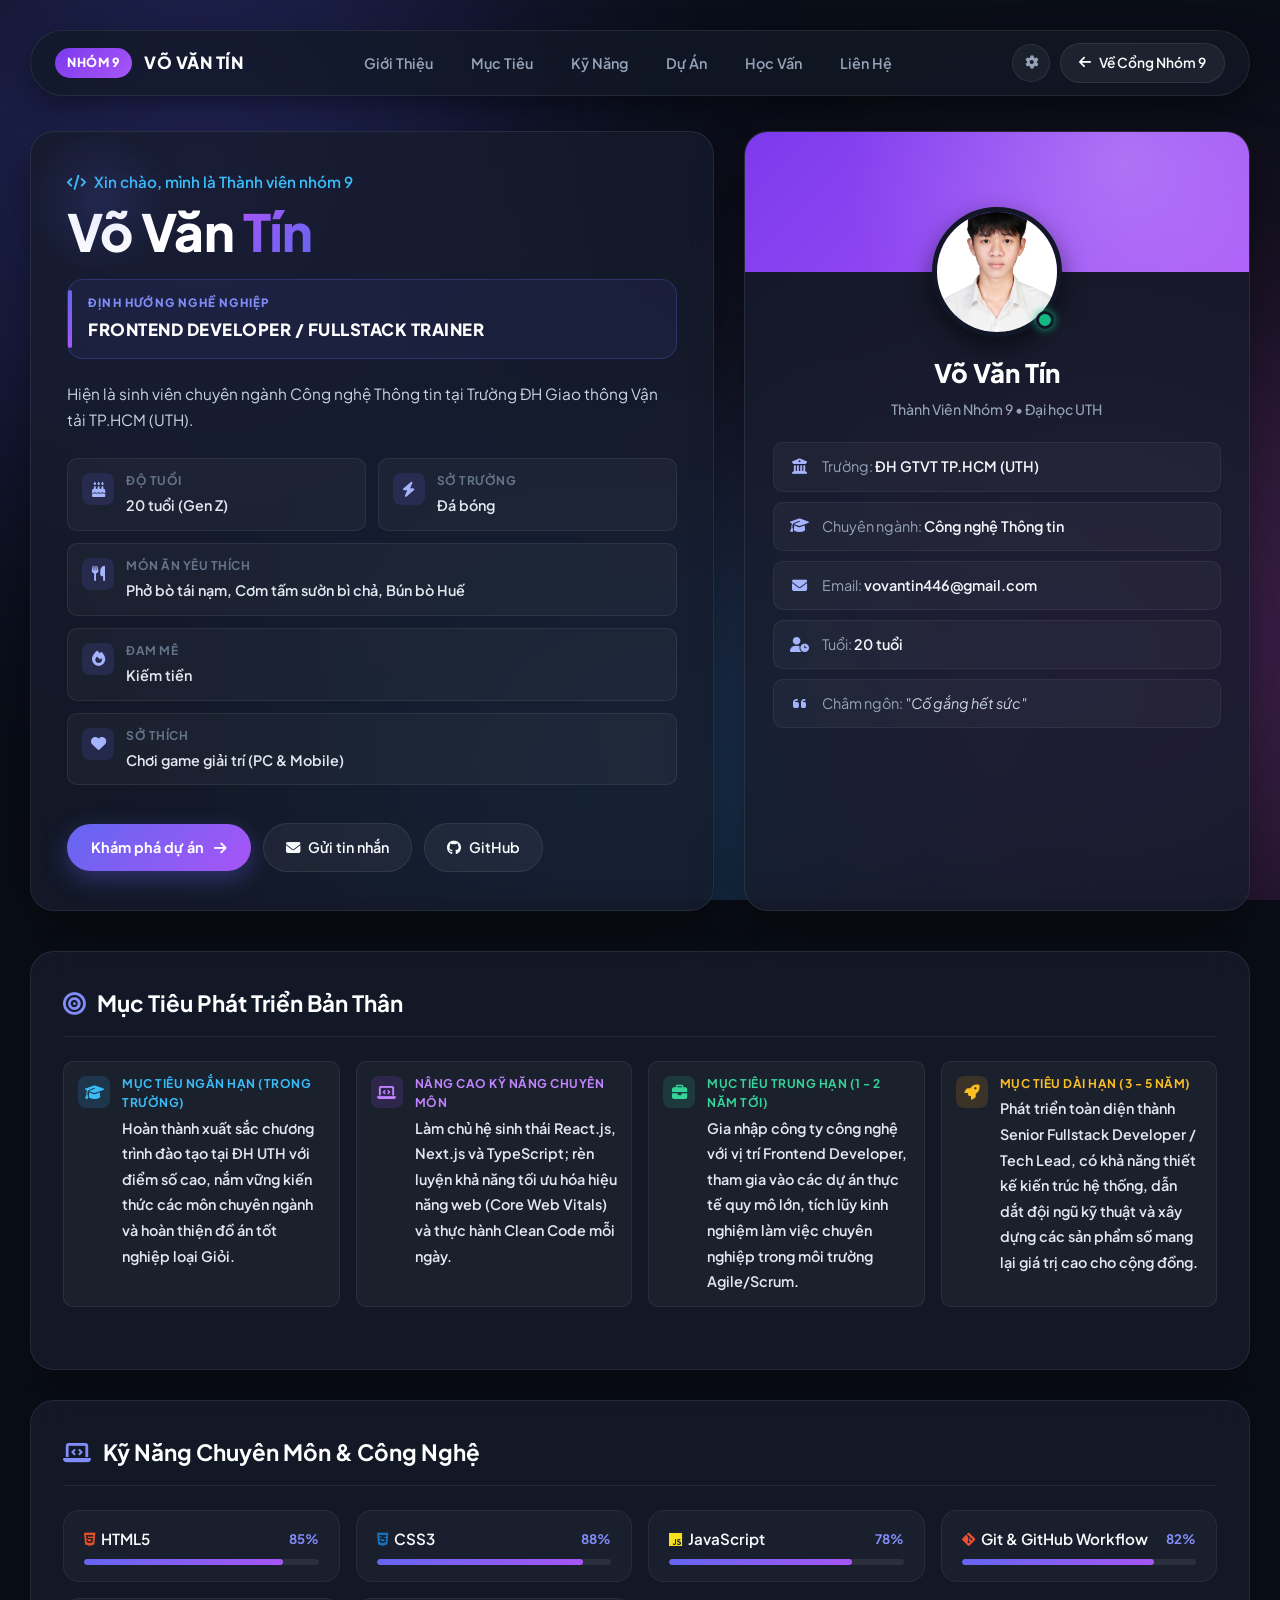
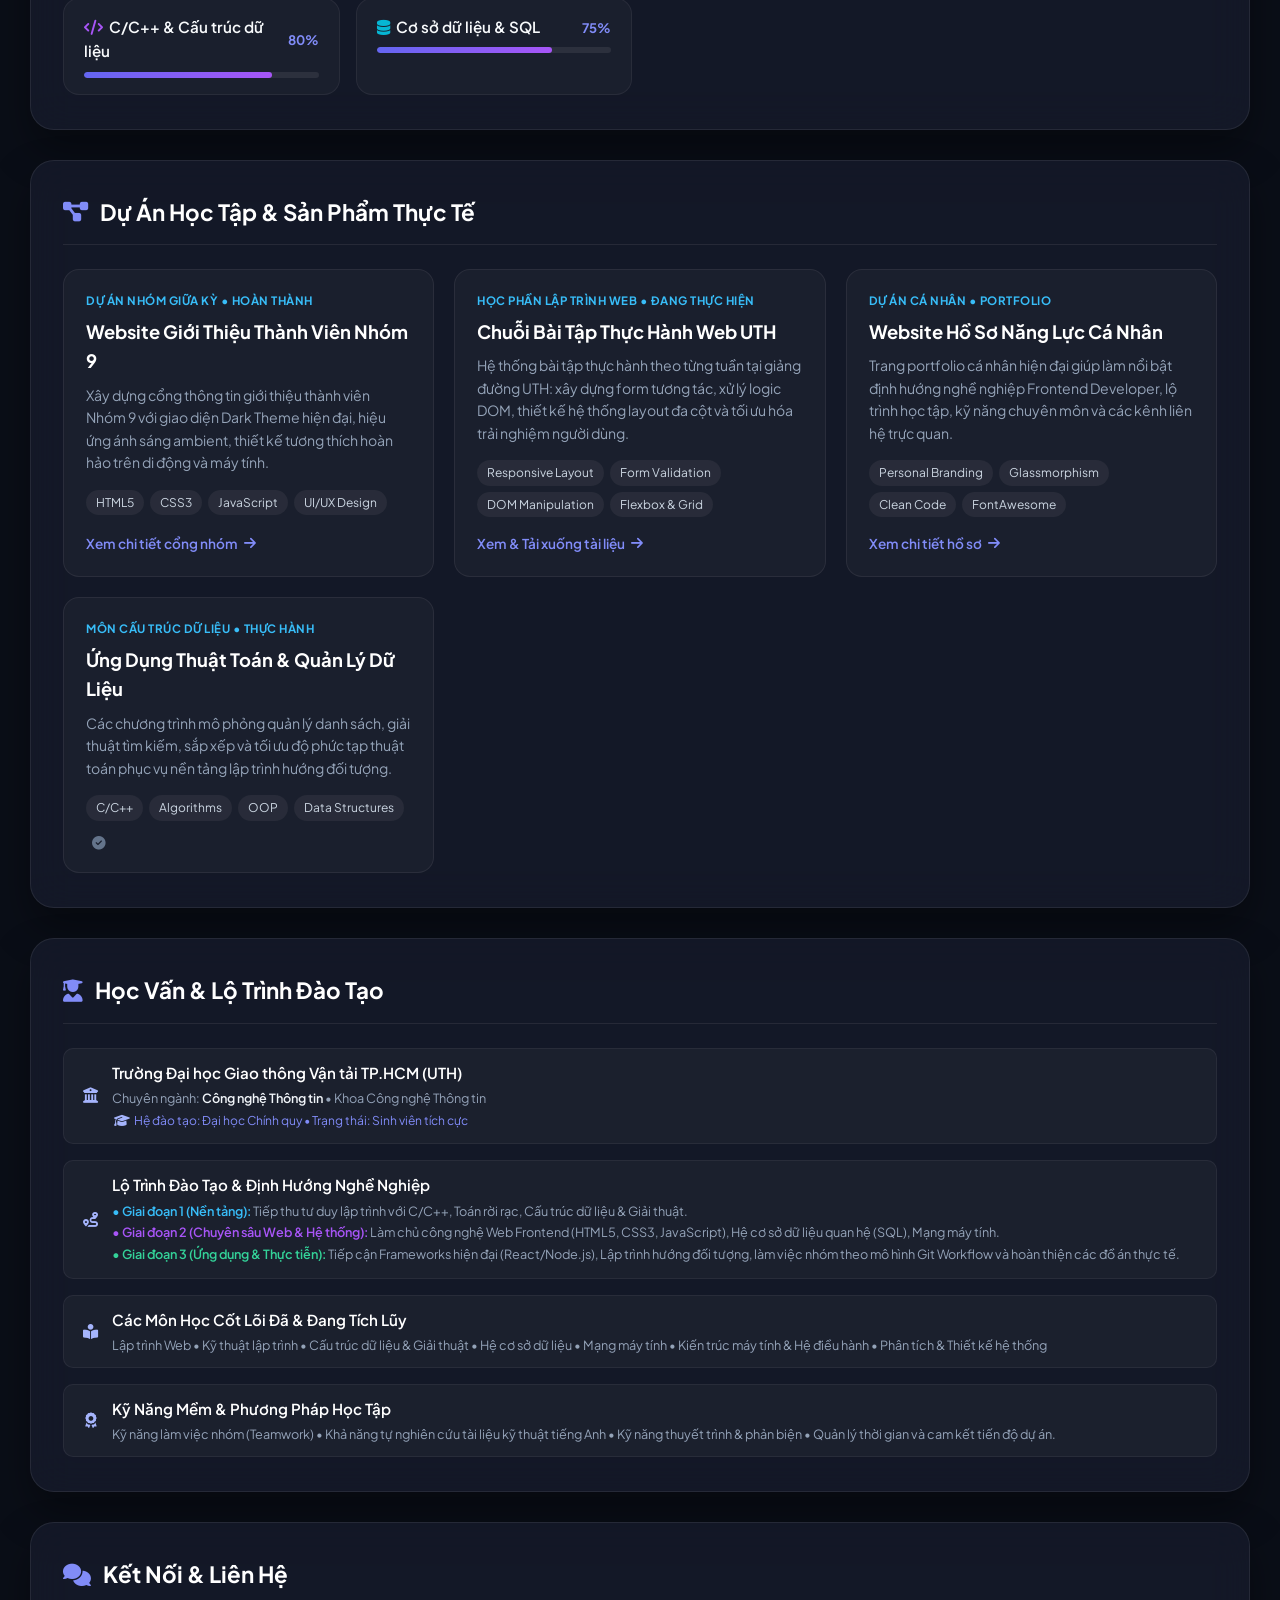
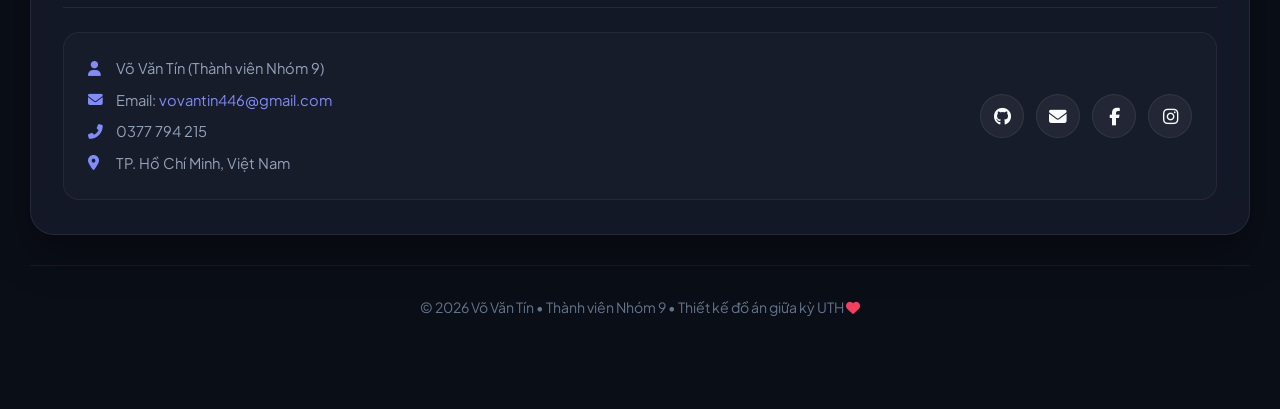
<file: vo-van-tin.html>
<!DOCTYPE html>
<html lang="vi">

<head>
    <meta charset="UTF-8">
    <meta name="viewport" content="width=device-width, initial-scale=1.0">
    <title>Võ Văn Tín - Thành Viên Nhóm 9</title>
    <link rel="preconnect" href="https://fonts.googleapis.com">
    <link rel="preconnect" href="https://fonts.gstatic.com" crossorigin>
    <link href="https://fonts.googleapis.com/css2?family=Plus+Jakarta+Sans:wght@300;400;500;600;700;800&display=swap"
        rel="stylesheet">
    <link rel="stylesheet" href="https://cdnjs.cloudflare.com/ajax/libs/font-awesome/6.5.1/css/all.min.css">
    <link rel="stylesheet" href="css/member.css">
</head>

<body>
    <!-- Ambient Background Lighting -->
    <div class="ambient-bg">
        <div class="ambient-orb orb-1"></div>
        <div class="ambient-orb orb-2"></div>
        <div class="ambient-orb orb-3"></div>
    </div>

    <div class="container">
        <!-- Top Navigation Bar -->
        <nav class="navbar">
            <a href="index.html" class="nav-brand">
                <span class="badge-team">Nhóm 9</span>
                <span class="brand-name">Võ Văn Tín</span>
            </a>

            <ul class="nav-links">
                <li><a href="#gioi-thieu" class="active">Giới Thiệu</a></li>
                <li><a href="#muc-tieu">Mục Tiêu</a></li>
                <li><a href="#ky-nang">Kỹ Năng</a></li>
                <li><a href="#du-an">Dự Án</a></li>
                <li><a href="#hoc-van">Học Vấn</a></li>
                <li><a href="#lien-he">Liên Hệ</a></li>
            </ul>

            <div class="nav-actions">
                <button class="btn-settings" type="button" title="Cài đặt">
                    <i class="fas fa-cog"></i>
                </button>
                <a href="index.html" class="btn-back-portal" title="Quay lại danh sách nhóm">
                    <i class="fas fa-arrow-left"></i>
                    <span>Về Cổng Nhóm 9</span>
                </a>
            </div>
        </nav>

        <!-- Main Hero / Introduction Section -->
        <main class="hero-layout" id="gioi-thieu">
            <!-- Left Card: Personal Profile & Details -->
            <section class="intro-card">
                <div>
                    <span class="intro-greeting"><i class="fas fa-code"></i> Xin chào, mình là Thành viên nhóm 9</span>
                    <h1 class="intro-name">Võ Văn <span class="name-highlight">Tín</span></h1>

                    <!-- Career Goal Badge -->
                    <div class="career-badge-box">
                        <span class="career-tag-label">Định hướng nghề nghiệp</span>
                        <h2 class="career-title">Frontend Developer / Fullstack Trainer</h2>
                    </div>

                    <!-- Intro paragraph -->
                    <p class="intro-desc">
                        Hiện là sinh viên chuyên ngành Công nghệ Thông tin tại Trường ĐH Giao thông Vận tải TP.HCM (UTH).
                    </p>

                    <!-- Details Grid: Đam mê, Sở thích, Món ăn yêu thích, Sở trường, Tuổi -->
                    <div class="details-grid">
                        <!-- Tuổi -->
                        <div class="detail-item">
                            <div class="detail-icon"><i class="fas fa-birthday-cake"></i></div>
                            <div class="detail-info">
                                <span class="detail-label">Độ tuổi</span>
                                <span class="detail-val">20 tuổi (Gen Z)</span>
                            </div>
                        </div>

                        <!-- Sở trường -->
                        <div class="detail-item">
                            <div class="detail-icon"><i class="fas fa-bolt"></i></div>
                            <div class="detail-info">
                                <span class="detail-label">Sở trường</span>
                                <span class="detail-val">Đá bóng</span>
                            </div>
                        </div>

                        <!-- Món ăn yêu thích -->
                        <div class="detail-item full-width">
                            <div class="detail-icon"><i class="fas fa-utensils"></i></div>
                            <div class="detail-info">
                                <span class="detail-label">Món ăn yêu thích</span>
                                <span class="detail-val">Phở bò tái nạm, Cơm tấm sườn bì chả, Bún bò Huế</span>
                            </div>
                        </div>

                        <!-- Đam mê -->
                        <div class="detail-item full-width">
                            <div class="detail-icon"><i class="fas fa-fire"></i></div>
                            <div class="detail-info">
                                <span class="detail-label">Đam mê</span>
                                <span class="detail-val">Kiếm tiền</span>
                            </div>
                        </div>

                        <!-- Sở thích -->
                        <div class="detail-item full-width">
                            <div class="detail-icon"><i class="fas fa-heart"></i></div>
                            <div class="detail-info">
                                <span class="detail-label">Sở thích</span>
                                <span class="detail-val">Chơi game giải trí (PC & Mobile)</span>
                            </div>
                        </div>
                    </div>
                </div>

                <!-- Call-to-action buttons -->
                <div class="intro-actions">
                    <a href="#du-an" class="btn-primary-action">
                        <span>Khám phá dự án</span>
                        <i class="fas fa-arrow-right"></i>
                    </a>
                    <a href="mailto:vovantin446@gmail.com" class="btn-secondary-action">
                        <i class="fas fa-envelope"></i>
                        <span>Gửi tin nhắn</span>
                    </a>
                    <a href="https://github.com/vovantin446" target="_blank" rel="noopener noreferrer" class="btn-secondary-action">
                        <i class="fab fa-github"></i>
                        <span>GitHub</span>
                    </a>
                </div>
            </section>

            <!-- Right Profile Card -->
            <aside class="profile-card">
                <div class="profile-banner"></div>
                <div class="profile-content">
                    <div class="profile-avatar-box">
                        <img src="images/van-tin.jpg" alt="Võ Văn Tín" class="profile-avatar-img"
                            onerror="this.style.display='none'; this.nextElementSibling.style.display='flex';"
                            onload="this.style.display='block'; this.nextElementSibling.style.display='none';">
                        <div class="profile-avatar-placeholder" style="display: none;">
                            <i class="fas fa-user"></i>
                        </div>
                        <span class="profile-status-dot" title="Đang trực tuyến"></span>
                    </div>

                    <h2 class="profile-name">Võ Văn Tín</h2>
                    <p class="profile-subtitle">Thành Viên Nhóm 9 • Đại học UTH</p>

                    <!-- Info list matching the screenshot style -->
                    <div class="profile-info-list">
                        <div class="profile-info-item">
                            <i class="fas fa-university"></i>
                            <div>Trường: <strong>ĐH GTVT TP.HCM (UTH)</strong></div>
                        </div>
                        <div class="profile-info-item">
                            <i class="fas fa-graduation-cap"></i>
                            <div>Chuyên ngành: <strong>Công nghệ Thông tin</strong></div>
                        </div>
                        <div class="profile-info-item">
                            <i class="fas fa-envelope"></i>
                            <div>Email: <strong>vovantin446@gmail.com</strong></div>
                        </div>
                        <div class="profile-info-item">
                            <i class="fas fa-user-clock"></i>
                            <div>Tuổi: <strong>20 tuổi</strong></div>
                        </div>
                        <div class="profile-info-item">
                            <i class="fas fa-quote-left"></i>
                            <div>Châm ngôn: <em>"Cố gắng hết sức"</em></div>
                        </div>
                    </div>
                </div>
            </aside>
        </main>

        <!-- Section: Mục Tiêu -->
        <section class="content-section" id="muc-tieu">
            <div class="section-header">
                <i class="fas fa-bullseye"></i>
                <h3 class="section-title">Mục Tiêu Phát Triển Bản Thân</h3>
            </div>
            <div class="details-grid" style="grid-template-columns: repeat(auto-fit, minmax(260px, 1fr)); gap: 16px;">
                <!-- Mục tiêu ngắn hạn -->
                <div class="detail-item">
                    <div class="detail-icon" style="background: rgba(56, 189, 248, 0.15); color: #38bdf8;">
                        <i class="fas fa-graduation-cap"></i>
                    </div>
                    <div class="detail-info">
                        <span class="detail-label" style="color: #38bdf8;">Mục tiêu ngắn hạn (Trong trường)</span>
                        <span class="detail-val">Hoàn thành xuất sắc chương trình đào tạo tại ĐH UTH với điểm số cao, nắm vững kiến thức các môn chuyên ngành và hoàn thiện đồ án tốt nghiệp loại Giỏi.</span>
                    </div>
                </div>

                <!-- Mục tiêu công nghệ -->
                <div class="detail-item">
                    <div class="detail-icon" style="background: rgba(168, 85, 247, 0.15); color: #c084fc;">
                        <i class="fas fa-laptop-code"></i>
                    </div>
                    <div class="detail-info">
                        <span class="detail-label" style="color: #c084fc;">Nâng cao kỹ năng chuyên môn</span>
                        <span class="detail-val">Làm chủ hệ sinh thái React.js, Next.js và TypeScript; rèn luyện khả năng tối ưu hóa hiệu năng web (Core Web Vitals) và thực hành Clean Code mỗi ngày.</span>
                    </div>
                </div>

                <!-- Mục tiêu trung hạn -->
                <div class="detail-item">
                    <div class="detail-icon" style="background: rgba(52, 211, 153, 0.15); color: #34d399;">
                        <i class="fas fa-briefcase"></i>
                    </div>
                    <div class="detail-info">
                        <span class="detail-label" style="color: #34d399;">Mục tiêu trung hạn (1 - 2 năm tới)</span>
                        <span class="detail-val">Gia nhập công ty công nghệ với vị trí Frontend Developer, tham gia vào các dự án thực tế quy mô lớn, tích lũy kinh nghiệm làm việc chuyên nghiệp trong môi trường Agile/Scrum.</span>
                    </div>
                </div>

                <!-- Mục tiêu dài hạn -->
                <div class="detail-item">
                    <div class="detail-icon" style="background: rgba(245, 158, 11, 0.15); color: #fbbf24;">
                        <i class="fas fa-rocket"></i>
                    </div>
                    <div class="detail-info">
                        <span class="detail-label" style="color: #fbbf24;">Mục tiêu dài hạn (3 - 5 năm)</span>
                        <span class="detail-val">Phát triển toàn diện thành Senior Fullstack Developer / Tech Lead, có khả năng thiết kế kiến trúc hệ thống, dẫn dắt đội ngũ kỹ thuật và xây dựng các sản phẩm số mang lại giá trị cao cho cộng đồng.</span>
                    </div>
                </div>
            </div>
        </section>

        <!-- Section: Kỹ Năng -->
        <section class="content-section" id="ky-nang">
            <div class="section-header">
                <i class="fas fa-laptop-code"></i>
                <h3 class="section-title">Kỹ Năng Chuyên Môn & Công Nghệ</h3>
            </div>
            <div class="skills-grid">
                <div class="skill-box">
                    <div class="skill-head">
                        <span class="skill-name"><i class="fab fa-html5" style="color: #e34f26; margin-right: 6px;"></i>HTML5</span>
                        <span class="skill-pct">85%</span>
                    </div>
                    <div class="skill-bar"><div class="skill-fill" style="width: 85%;"></div></div>
                </div>
                <div class="skill-box">
                    <div class="skill-head">
                        <span class="skill-name"><i class="fab fa-css3-alt" style="color: #1572b6; margin-right: 6px;"></i>CSS3</span>
                        <span class="skill-pct">88%</span>
                    </div>
                    <div class="skill-bar"><div class="skill-fill" style="width: 88%;"></div></div>
                </div>
                <div class="skill-box">
                    <div class="skill-head">
                        <span class="skill-name"><i class="fab fa-js" style="color: #f7df1e; margin-right: 6px;"></i>JavaScript</span>
                        <span class="skill-pct">78%</span>
                    </div>
                    <div class="skill-bar"><div class="skill-fill" style="width: 78%;"></div></div>
                </div>
                <div class="skill-box">
                    <div class="skill-head">
                        <span class="skill-name"><i class="fab fa-git-alt" style="color: #f05032; margin-right: 6px;"></i>Git & GitHub Workflow</span>
                        <span class="skill-pct">82%</span>
                    </div>
                    <div class="skill-bar"><div class="skill-fill" style="width: 82%;"></div></div>
                </div>
                <div class="skill-box">
                    <div class="skill-head">
                        <span class="skill-name"><i class="fas fa-code" style="color: #a855f7; margin-right: 6px;"></i>C/C++ & Cấu trúc dữ liệu</span>
                        <span class="skill-pct">80%</span>
                    </div>
                    <div class="skill-bar"><div class="skill-fill" style="width: 80%;"></div></div>
                </div>
                <div class="skill-box">
                    <div class="skill-head">
                        <span class="skill-name"><i class="fas fa-database" style="color: #06b6d4; margin-right: 6px;"></i>Cơ sở dữ liệu & SQL</span>
                        <span class="skill-pct">75%</span>
                    </div>
                    <div class="skill-bar"><div class="skill-fill" style="width: 75%;"></div></div>
                </div>
            </div>
        </section>

        <!-- Section: Dự Án -->
        <section class="content-section" id="du-an">
            <div class="section-header">
                <i class="fas fa-project-diagram"></i>
                <h3 class="section-title">Dự Án Học Tập & Sản Phẩm Thực Tế</h3>
            </div>
            <div class="projects-grid">
                <div class="project-card">
                    <div>
                        <span class="project-tag">Dự án nhóm giữa kỳ • Hoàn thành</span>
                        <h4 class="project-title">Website Giới Thiệu Thành Viên Nhóm 9</h4>
                        <p class="project-desc">Xây dựng cổng thông tin giới thiệu thành viên Nhóm 9 với giao diện Dark Theme hiện đại, hiệu ứng ánh sáng ambient, thiết kế tương thích hoàn hảo trên di động và máy tính.</p>
                        <div class="project-techs">
                            <span class="project-tech">HTML5</span>
                            <span class="project-tech">CSS3</span>
                            <span class="project-tech">JavaScript</span>
                            <span class="project-tech">UI/UX Design</span>
                        </div>
                    </div>
                    <a href="index.html" class="project-link">
                        <span>Xem chi tiết cổng nhóm</span>
                        <i class="fas fa-arrow-right"></i>
                    </a>
                </div>

                <div class="project-card">
                    <div>
                        <span class="project-tag">Học phần Lập trình Web • Đang thực hiện</span>
                        <h4 class="project-title">Chuỗi Bài Tập Thực Hành Web UTH</h4>
                        <p class="project-desc">Hệ thống bài tập thực hành theo từng tuần tại giảng đường UTH: xây dựng form tương tác, xử lý logic DOM, thiết kế hệ thống layout đa cột và tối ưu hóa trải nghiệm người dùng.</p>
                        <div class="project-techs">
                            <span class="project-tech">Responsive Layout</span>
                            <span class="project-tech">Form Validation</span>
                            <span class="project-tech">DOM Manipulation</span>
                            <span class="project-tech">Flexbox & Grid</span>
                        </div>
                    </div>
                    <a href="file:///D:/BAITAP_LTWEB_DH.pdf" target="_blank" rel="noopener noreferrer" class="project-link">
                        <span>Xem & Tải xuống tài liệu</span>
                        <i class="fas fa-arrow-right"></i>
                    </a>
                </div>

                <div class="project-card">
                    <div>
                        <span class="project-tag">Dự án cá nhân • Portfolio</span>
                        <h4 class="project-title">Website Hồ Sơ Năng Lực Cá Nhân</h4>
                        <p class="project-desc">Trang portfolio cá nhân hiện đại giúp làm nổi bật định hướng nghề nghiệp Frontend Developer, lộ trình học tập, kỹ năng chuyên môn và các kênh liên hệ trực quan.</p>
                        <div class="project-techs">
                            <span class="project-tech">Personal Branding</span>
                            <span class="project-tech">Glassmorphism</span>
                            <span class="project-tech">Clean Code</span>
                            <span class="project-tech">FontAwesome</span>
                        </div>
                    </div>
                    <a href="#gioi-thieu" class="project-link">
                        <span>Xem chi tiết hồ sơ</span>
                        <i class="fas fa-arrow-right"></i>
                    </a>
                </div>

                <div class="project-card">
                    <div>
                        <span class="project-tag">Môn Cấu trúc dữ liệu • Thực hành</span>
                        <h4 class="project-title">Ứng Dụng Thuật Toán & Quản Lý Dữ Liệu</h4>
                        <p class="project-desc">Các chương trình mô phỏng quản lý danh sách, giải thuật tìm kiếm, sắp xếp và tối ưu độ phức tạp thuật toán phục vụ nền tảng lập trình hướng đối tượng.</p>
                        <div class="project-techs">
                            <span class="project-tech">C/C++</span>
                            <span class="project-tech">Algorithms</span>
                            <span class="project-tech">OOP</span>
                            <span class="project-tech">Data Structures</span>
                        </div>
                    </div>
                    <span class="project-link" style="color: var(--text-muted); cursor: default;">
                        <span></span>
                        <i class="fas fa-check-circle"></i>
                    </span>
                </div>
            </div>
        </section>

        <!-- Section: Học Vấn -->
        <section class="content-section" id="hoc-van">
            <div class="section-header">
                <i class="fas fa-user-graduate"></i>
                <h3 class="section-title">Học Vấn & Lộ Trình Đào Tạo</h3>
            </div>
            <div class="profile-info-list" style="gap: 16px;">
                <div class="profile-info-item">
                    <i class="fas fa-university"></i>
                    <div>
                        <strong style="color: #ffffff; font-size: 1.05em;">Trường Đại học Giao thông Vận tải TP.HCM (UTH)</strong>
                        <p style="font-size: 0.88em; color: var(--text-secondary); margin-top: 3px;">Chuyên ngành: <strong>Công nghệ Thông tin</strong> • Khoa Công nghệ Thông tin</p>
                        <p style="font-size: 0.84em; color: #818cf8; margin-top: 3px;"><i class="fas fa-graduation-cap"></i> Hệ đào tạo: Đại học Chính quy • Trạng thái: Sinh viên tích cực</p>
                    </div>
                </div>

                <div class="profile-info-item">
                    <i class="fas fa-route"></i>
                    <div>
                        <strong style="color: #ffffff; font-size: 1.05em;">Lộ Trình Đào Tạo & Định Hướng Nghề Nghiệp</strong>
                        <p style="font-size: 0.88em; color: var(--text-secondary); margin-top: 4px; line-height: 1.7;">
                            <span style="color: #38bdf8; font-weight: 600;">• Giai đoạn 1 (Nền tảng):</span> Tiếp thu tư duy lập trình với C/C++, Toán rời rạc, Cấu trúc dữ liệu & Giải thuật.<br>
                            <span style="color: #a855f7; font-weight: 600;">• Giai đoạn 2 (Chuyên sâu Web & Hệ thống):</span> Làm chủ công nghệ Web Frontend (HTML5, CSS3, JavaScript), Hệ cơ sở dữ liệu quan hệ (SQL), Mạng máy tính.<br>
                            <span style="color: #34d399; font-weight: 600;">• Giai đoạn 3 (Ứng dụng & Thực tiễn):</span> Tiếp cận Frameworks hiện đại (React/Node.js), Lập trình hướng đối tượng, làm việc nhóm theo mô hình Git Workflow và hoàn thiện các đồ án thực tế.
                        </p>
                    </div>
                </div>

                <div class="profile-info-item">
                    <i class="fas fa-book-reader"></i>
                    <div>
                        <strong style="color: #ffffff; font-size: 1.05em;">Các Môn Học Cốt Lõi Đã & Đang Tích Lũy</strong>
                        <p style="font-size: 0.88em; color: var(--text-secondary); margin-top: 3px;">
                            Lập trình Web • Kỹ thuật lập trình • Cấu trúc dữ liệu & Giải thuật • Hệ cơ sở dữ liệu • Mạng máy tính • Kiến trúc máy tính & Hệ điều hành • Phân tích & Thiết kế hệ thống
                        </p>
                    </div>
                </div>

                <div class="profile-info-item">
                    <i class="fas fa-award"></i>
                    <div>
                        <strong style="color: #ffffff; font-size: 1.05em;">Kỹ Năng Mềm & Phương Pháp Học Tập</strong>
                        <p style="font-size: 0.88em; color: var(--text-secondary); margin-top: 3px;">
                            Kỹ năng làm việc nhóm (Teamwork) • Khả năng tự nghiên cứu tài liệu kỹ thuật tiếng Anh • Kỹ năng thuyết trình & phản biện • Quản lý thời gian và cam kết tiến độ dự án.
                        </p>
                    </div>
                </div>
            </div>
        </section>

        <!-- Section: Liên Hệ -->
        <section class="content-section" id="lien-he">
            <div class="section-header">
                <i class="fas fa-comments"></i>
                <h3 class="section-title">Kết Nối & Liên Hệ</h3>
            </div>
            <div class="contact-box">
                <div class="contact-info-list">
                    <div class="contact-item">
                        <i class="fas fa-user"></i>
                        <span>Võ Văn Tín (Thành viên Nhóm 9)</span>
                    </div>
                    <div class="contact-item">
                        <i class="fas fa-envelope"></i>
                        <span>Email: <a href="mailto:vovantin446@gmail.com" style="color: #818cf8; text-decoration: none;">vovantin446@gmail.com</a></span>
                    </div>
                    <div class="contact-item">
                        <i class="fas fa-phone-alt"></i>
                        <span><a href="tel:0377794215" style="color: inherit; text-decoration: none;">0377 794 215</a></span>
                    </div>
                    <div class="contact-item">
                        <i class="fas fa-map-marker-alt"></i>
                        <span>TP. Hồ Chí Minh, Việt Nam</span>
                    </div>
                </div>

                <div class="contact-social-links">
                    <a href="https://github.com/vovantin446" target="_blank" rel="noopener noreferrer" class="social-link-btn" title="GitHub">
                        <i class="fab fa-github"></i>
                    </a>
                    <a href="mailto:vovantin446@gmail.com" class="social-link-btn" title="Gửi Email">
                        <i class="fas fa-envelope"></i>
                    </a>
                    <a href="https://www.facebook.com/vantin.vo.102?locale=vi_VN" target="_blank" rel="noopener noreferrer" class="social-link-btn" title="Facebook">
                        <i class="fab fa-facebook-f"></i>
                    </a>
                    <a href="https://www.instagram.com/tniisme/" target="_blank" rel="noopener noreferrer" class="social-link-btn" title="Instagram">
                        <i class="fab fa-instagram"></i>
                    </a>
                </div>
            </div>
        </section>

        <!-- Footer -->
        <footer class="footer">
            <p>© 2026 Võ Văn Tín • Thành viên Nhóm 9 • Thiết kế đồ án giữa kỳ UTH <span class="heart"><i class="fas fa-heart"></i></span></p>
        </footer>
    </div>

    <!-- Active Navigation Link on Scroll -->
    <script src="js/member.js"></script>
</body>

</html>
</file>
<file: css/main.css>
/* main.css - Dark Cyberpunk & Glassmorphism Theme */
:root {
    --bg-dark: #0a0e17;
    --card-bg: rgba(22, 28, 44, 0.75);
    --card-bg-solid: #111726;
    --card-border: rgba(255, 255, 255, 0.1);
    --card-border-hover: rgba(99, 102, 241, 0.45);
    --primary-gradient: linear-gradient(135deg, #6366f1, #a855f7);
    --accent-color: #818cf8;
    --accent-glow: rgba(99, 102, 241, 0.25);
    --text-primary: #f8fafc;
    --text-secondary: #94a3b8;
    --text-muted: #64748b;
    --radius-lg: 24px;
    --radius-md: 16px;
    --radius-sm: 10px;
    --font-heading: 'Plus Jakarta Sans', -apple-system, BlinkMacSystemFont, sans-serif;
}

[data-theme="light"] {
    --bg-dark: #f8fafc;
    --card-bg: rgba(255, 255, 255, 0.9);
    --card-bg-solid: #ffffff;
    --card-border: rgba(0, 0, 0, 0.08);
    --card-border-hover: rgba(99, 102, 241, 0.4);
    --primary-gradient: linear-gradient(135deg, #4f46e5, #7c3aed);
    --accent-color: #4f46e5;
    --accent-glow: rgba(79, 70, 229, 0.15);
    --text-primary: #0f172a;
    --text-secondary: #475569;
    --text-muted: #94a3b8;
}

* {
    margin: 0;
    padding: 0;
    box-sizing: border-box;
}

html {
    scroll-behavior: smooth;
}

body {
    background-color: var(--bg-dark);
    color: var(--text-primary);
    font-family: var(--font-heading);
    min-height: 100vh;
    line-height: 1.6;
    position: relative;
    overflow-x: hidden;
    transition: background-color 0.3s, color 0.3s;
}

/* Ambient Glow Orbs Background */
.ambient-bg {
    position: fixed;
    inset: 0;
    pointer-events: none;
    z-index: 0;
    overflow: hidden;
}

.ambient-orb {
    position: absolute;
    border-radius: 50%;
    filter: blur(130px);
    opacity: 0.35;
    animation: floatOrb 20s ease-in-out infinite alternate;
}

.orb-1 {
    width: 600px;
    height: 600px;
    background: radial-gradient(circle, #6366f1, #4f46e5);
    top: -120px;
    left: -100px;
}

.orb-2 {
    width: 650px;
    height: 650px;
    background: radial-gradient(circle, #ec4899, #8b5cf6);
    top: 40%;
    right: -140px;
    animation-duration: 22s;
}

.orb-3 {
    width: 550px;
    height: 550px;
    background: radial-gradient(circle, #06b6d4, #3b82f6);
    bottom: -120px;
    left: 20%;
    animation-duration: 18s;
}

@keyframes floatOrb {
    0% {
        transform: translate(0, 0) scale(1);
    }

    50% {
        transform: translate(50px, 40px) scale(1.08);
    }

    100% {
        transform: translate(-30px, 70px) scale(0.95);
    }
}

/* Floating Glass Header Navigation */
.header-nav {
    position: sticky;
    top: 16px;
    z-index: 100;
    max-width: 1200px;
    margin: 0 auto 30px;
    padding: 0 20px;
}

.nav-glass-bar {
    background: rgba(17, 23, 38, 0.85);
    backdrop-filter: blur(16px);
    -webkit-backdrop-filter: blur(16px);
    border: 1px solid var(--card-border);
    border-radius: 999px;
    padding: 10px 24px;
    display: flex;
    align-items: center;
    justify-content: space-between;
    box-shadow: 0 10px 30px rgba(0, 0, 0, 0.4);
}

.nav-brand {
    display: flex;
    align-items: center;
    gap: 12px;
    text-decoration: none;
    color: var(--text-primary);
}

.brand-pill {
    background: var(--primary-gradient);
    color: #ffffff;
    font-size: 0.75rem;
    font-weight: 800;
    padding: 4px 10px;
    border-radius: 999px;
    letter-spacing: 0.5px;
}

.brand-text {
    font-weight: 800;
    font-size: 1.05rem;
    letter-spacing: 0.5px;
}

.nav-links {
    display: flex;
    align-items: center;
    list-style: none;
    gap: 8px;
}

.nav-links a {
    color: var(--text-secondary);
    text-decoration: none;
    font-size: 0.88rem;
    font-weight: 600;
    padding: 8px 16px;
    border-radius: 999px;
    transition: all 0.2s ease;
}

.nav-links a:hover,
.nav-links a.active {
    color: #ffffff;
    background: rgba(255, 255, 255, 0.08);
}

.nav-actions {
    display: flex;
    align-items: center;
    gap: 12px;
}

.theme-btn {
    background: rgba(255, 255, 255, 0.06);
    border: 1px solid var(--card-border);
    color: var(--text-primary);
    width: 38px;
    height: 38px;
    border-radius: 50%;
    cursor: pointer;
    display: flex;
    align-items: center;
    justify-content: center;
    font-size: 0.95rem;
    transition: all 0.2s;
}

.theme-btn:hover {
    background: rgba(255, 255, 255, 0.15);
    transform: scale(1.08);
}

.back-team-pill {
    background: rgba(255, 255, 255, 0.08);
    border: 1px solid var(--card-border);
    color: var(--text-primary);
    text-decoration: none;
    padding: 8px 16px;
    border-radius: 999px;
    font-size: 0.85rem;
    font-weight: 700;
    display: inline-flex;
    align-items: center;
    gap: 8px;
    transition: all 0.2s;
}

.back-team-pill:hover {
    background: var(--primary-gradient);
    color: #ffffff;
    border-color: transparent;
    transform: translateY(-2px);
    box-shadow: 0 8px 20px var(--accent-glow);
}

/* Main Container */
.container {
    max-width: 1200px;
    margin: 0 auto;
    padding: 10px 20px 80px;
    position: relative;
    z-index: 10;
}

.content-section {
    padding-top: 30px;
    margin-bottom: 70px;
}

.section-head {
    text-align: center;
    margin-bottom: 38px;
}

.section-tag {
    display: inline-flex;
    align-items: center;
    gap: 8px;
    background: rgba(99, 102, 241, 0.12);
    border: 1px solid rgba(99, 102, 241, 0.3);
    color: var(--accent-color);
    padding: 6px 16px;
    border-radius: 999px;
    font-size: 0.82rem;
    font-weight: 700;
    text-transform: uppercase;
    letter-spacing: 0.8px;
    margin-bottom: 12px;
}

.section-title {
    font-size: 2.1rem;
    font-weight: 800;
    color: var(--text-primary);
    letter-spacing: -0.5px;
}

.section-subtitle {
    color: var(--text-secondary);
    font-size: 0.96rem;
    max-width: 600px;
    margin: 8px auto 0;
}

/* Glass Card Global */
.glass-card {
    background: var(--card-bg);
    backdrop-filter: blur(14px);
    -webkit-backdrop-filter: blur(14px);
    border: 1px solid var(--card-border);
    border-radius: var(--radius-lg);
    box-shadow: 0 16px 40px rgba(0, 0, 0, 0.35);
    transition: all 0.3s cubic-bezier(0.16, 1, 0.3, 1);
}

.glass-card:hover {
    border-color: var(--card-border-hover);
    box-shadow: 0 20px 50px rgba(0, 0, 0, 0.5), 0 0 25px var(--accent-glow);
}

/* SECTION 1: HERO */
.hero-grid {
    display: grid;
    grid-template-columns: 1.15fr 0.85fr;
    gap: 36px;
    align-items: center;
}

.hero-content-card {
    padding: 44px 40px;
}

.hero-greeting {
    display: inline-flex;
    align-items: center;
    gap: 8px;
    color: #38bdf8;
    font-size: 0.9rem;
    font-weight: 700;
    margin-bottom: 14px;
}

.hero-name-big {
    font-size: 3.2rem;
    font-weight: 800;
    line-height: 1.1;
    margin-bottom: 16px;
    background: linear-gradient(135deg, #ffffff 40%, #94a3b8);
    -webkit-background-clip: text;
    -webkit-text-fill-color: transparent;
}

.name-gradient {
    background: var(--primary-gradient);
    -webkit-background-clip: text;
    -webkit-text-fill-color: transparent;
    display: inline-block;
}

.career-box {
    display: inline-block;
    background: rgba(99, 102, 241, 0.1);
    border-left: 4px solid var(--accent-color);
    padding: 12px 18px;
    border-radius: 0 var(--radius-sm) var(--radius-sm) 0;
    margin-bottom: 20px;
}

.career-label {
    font-size: 0.72rem;
    font-weight: 700;
    text-transform: uppercase;
    color: var(--accent-color);
    letter-spacing: 0.8px;
}

.career-role {
    font-size: 1.05rem;
    font-weight: 800;
    color: var(--text-primary);
}

.hero-bio {
    color: var(--text-secondary);
    font-size: 0.98rem;
    line-height: 1.7;
    margin-bottom: 28px;
}

.hero-buttons {
    display: flex;
    flex-wrap: wrap;
    gap: 14px;
}

.btn-glow {
    background: var(--primary-gradient);
    color: #ffffff;
    text-decoration: none;
    font-weight: 700;
    font-size: 0.92rem;
    padding: 12px 26px;
    border-radius: 999px;
    display: inline-flex;
    align-items: center;
    gap: 8px;
    box-shadow: 0 8px 25px var(--accent-glow);
    transition: all 0.25s ease;
}

.btn-glow:hover {
    transform: translateY(-2px);
    box-shadow: 0 12px 30px rgba(99, 102, 241, 0.45);
}

.btn-outline-glass {
    background: rgba(255, 255, 255, 0.05);
    border: 1px solid var(--card-border);
    color: var(--text-primary);
    text-decoration: none;
    font-weight: 600;
    font-size: 0.92rem;
    padding: 12px 24px;
    border-radius: 999px;
    display: inline-flex;
    align-items: center;
    gap: 8px;
    transition: all 0.25s ease;
}

.btn-outline-glass:hover {
    background: rgba(255, 255, 255, 0.12);
    border-color: rgba(255, 255, 255, 0.25);
    transform: translateY(-2px);
}

/* Hero Profile Card (Right Column) */
.profile-card-wrap {
    padding: 34px 28px;
    text-align: center;
    position: relative;
    overflow: hidden;
}

.profile-card-wrap::before {
    content: '';
    position: absolute;
    top: 0;
    left: 0;
    right: 0;
    height: 110px;
    background: var(--primary-gradient);
    opacity: 0.85;
    z-index: 1;
}

.profile-avatar-outer {
    position: relative;
    width: 140px;
    height: 140px;
    margin: 35px auto 18px;
    z-index: 2;
}

.profile-avatar-img {
    width: 100%;
    height: 100%;
    border-radius: 50%;
    object-fit: cover;
    border: 4px solid #111726;
    background: #1e293b;
    box-shadow: 0 10px 25px rgba(0, 0, 0, 0.5);
}

.online-pulse {
    position: absolute;
    bottom: 8px;
    right: 8px;
    width: 18px;
    height: 18px;
    background: #10b981;
    border-radius: 50%;
    border: 3px solid #111726;
}

.profile-name {
    font-size: 1.5rem;
    font-weight: 800;
    margin-bottom: 4px;
}

.profile-tagline {
    font-size: 0.85rem;
    color: var(--accent-color);
    font-weight: 600;
    margin-bottom: 22px;
}

.info-table {
    display: flex;
    flex-direction: column;
    gap: 10px;
    text-align: left;
}

.info-row {
    display: flex;
    align-items: center;
    gap: 12px;
    padding: 10px 14px;
    background: rgba(255, 255, 255, 0.03);
    border: 1px solid rgba(255, 255, 255, 0.06);
    border-radius: var(--radius-sm);
    font-size: 0.88rem;
    color: var(--text-secondary);
}

.info-row i {
    width: 20px;
    color: var(--accent-color);
    text-align: center;
}

.info-row span strong {
    color: var(--text-primary);
}

/* SECTION 2: ABOUT */
.about-grid {
    display: grid;
    grid-template-columns: 1.2fr 0.8fr;
    gap: 30px;
}

.about-box {
    padding: 34px 32px;
}

.about-box h3 {
    font-size: 1.35rem;
    font-weight: 800;
    margin-bottom: 16px;
    color: var(--text-primary);
}

.about-box p {
    color: var(--text-secondary);
    font-size: 0.95rem;
    line-height: 1.8;
    margin-bottom: 16px;
}

.method-box {
    padding: 34px 28px;
    display: flex;
    flex-direction: column;
    gap: 18px;
}

.method-item {
    display: flex;
    gap: 16px;
}

.method-icon-wrap {
    width: 44px;
    height: 44px;
    border-radius: 12px;
    background: rgba(99, 102, 241, 0.12);
    border: 1px solid rgba(99, 102, 241, 0.25);
    color: var(--accent-color);
    display: flex;
    align-items: center;
    justify-content: center;
    font-size: 1.15rem;
    flex-shrink: 0;
}

.method-text strong {
    display: block;
    font-size: 0.95rem;
    margin-bottom: 4px;
    color: var(--text-primary);
}

.method-text p {
    font-size: 0.85rem;
    color: var(--text-secondary);
    line-height: 1.5;
}

/* SECTION 3: SKILLS */
.skills-grid {
    display: grid;
    grid-template-columns: repeat(2, 1fr);
    gap: 24px;
}

.skill-card {
    padding: 28px 26px;
}

.skill-card-head {
    display: flex;
    align-items: center;
    gap: 14px;
    margin-bottom: 20px;
    padding-bottom: 14px;
    border-bottom: 1px solid rgba(255, 255, 255, 0.08);
}

.skill-icon-box {
    width: 46px;
    height: 46px;
    border-radius: 12px;
    background: var(--primary-gradient);
    color: #fff;
    display: flex;
    align-items: center;
    justify-content: center;
    font-size: 1.25rem;
    box-shadow: 0 8px 20px var(--accent-glow);
}

.skill-card-head h3 {
    font-size: 1.1rem;
    font-weight: 800;
}

.skill-chips-wrap {
    display: flex;
    flex-wrap: wrap;
    gap: 10px;
    margin-bottom: 16px;
}

.skill-chip {
    background: rgba(255, 255, 255, 0.05);
    border: 1px solid rgba(255, 255, 255, 0.1);
    color: var(--text-primary);
    padding: 6px 14px;
    border-radius: 999px;
    font-size: 0.84rem;
    font-weight: 600;
    transition: all 0.2s;
}

.skill-chip:hover {
    background: rgba(99, 102, 241, 0.15);
    border-color: var(--accent-color);
    color: var(--accent-color);
}

.skill-detail-text {
    font-size: 0.88rem;
    color: var(--text-secondary);
    line-height: 1.6;
}

/* SECTION 4: PROJECTS */
.filter-tabs {
    display: flex;
    justify-content: center;
    flex-wrap: wrap;
    gap: 10px;
    margin-bottom: 34px;
}

.tab-btn {
    background: rgba(255, 255, 255, 0.05);
    border: 1px solid var(--card-border);
    color: var(--text-secondary);
    padding: 9px 22px;
    border-radius: 999px;
    font-size: 0.88rem;
    font-weight: 700;
    cursor: pointer;
    transition: all 0.2s;
}

.tab-btn.active,
.tab-btn:hover {
    background: var(--primary-gradient);
    color: #ffffff;
    border-color: transparent;
    box-shadow: 0 6px 20px var(--accent-glow);
}

.projects-grid {
    display: grid;
    grid-template-columns: repeat(3, 1fr);
    gap: 26px;
}

.project-card {
    padding: 30px 26px;
    display: flex;
    flex-direction: column;
    justify-content: space-between;
}

.project-top-tag {
    display: flex;
    justify-content: space-between;
    align-items: center;
    margin-bottom: 14px;
}

.course-badge {
    background: rgba(99, 102, 241, 0.15);
    color: var(--accent-color);
    font-size: 0.72rem;
    font-weight: 700;
    padding: 4px 10px;
    border-radius: 999px;
}

.project-icon-top {
    font-size: 1.3rem;
    color: var(--accent-color);
}

.project-title {
    font-size: 1.25rem;
    font-weight: 800;
    margin-bottom: 12px;
    color: var(--text-primary);
}

.project-desc {
    font-size: 0.88rem;
    color: var(--text-secondary);
    line-height: 1.6;
    margin-bottom: 20px;
    flex-grow: 1;
}

.project-tech-tags {
    display: flex;
    flex-wrap: wrap;
    gap: 6px;
    margin-bottom: 22px;
}

.tech-tag-pill {
    background: rgba(255, 255, 255, 0.04);
    border: 1px solid rgba(255, 255, 255, 0.08);
    font-size: 0.74rem;
    font-weight: 600;
    padding: 3px 10px;
    border-radius: 6px;
    color: var(--text-secondary);
}

.project-actions {
    display: flex;
    gap: 10px;
    padding-top: 16px;
    border-top: 1px solid rgba(255, 255, 255, 0.08);
}

.btn-sm-primary {
    flex: 1;
    background: var(--primary-gradient);
    color: #fff;
    border: none;
    padding: 9px 14px;
    border-radius: 10px;
    font-size: 0.82rem;
    font-weight: 700;
    cursor: pointer;
    text-align: center;
    text-decoration: none;
    display: inline-flex;
    align-items: center;
    justify-content: center;
    gap: 6px;
    transition: all 0.2s;
}

.btn-sm-primary:hover {
    transform: translateY(-2px);
    box-shadow: 0 6px 18px var(--accent-glow);
}

.btn-sm-outline {
    background: rgba(255, 255, 255, 0.05);
    border: 1px solid var(--card-border);
    color: var(--text-primary);
    padding: 9px 12px;
    border-radius: 10px;
    font-size: 0.82rem;
    font-weight: 600;
    cursor: pointer;
    text-decoration: none;
    display: inline-flex;
    align-items: center;
    justify-content: center;
    transition: all 0.2s;
}

.btn-sm-outline:hover {
    background: rgba(255, 255, 255, 0.12);
}

/* SECTION 5: ROADMAP & EDUCATION */
.roadmap-grid {
    display: grid;
    grid-template-columns: 1.25fr 0.95fr;
    gap: 28px;
}

.timeline-panel {
    padding: 34px 30px;
}

.timeline-list {
    position: relative;
    padding-left: 28px;
}

.timeline-list::before {
    content: '';
    position: absolute;
    top: 10px;
    bottom: 10px;
    left: 8px;
    width: 2px;
    background: rgba(255, 255, 255, 0.12);
}

.timeline-item {
    position: relative;
    margin-bottom: 30px;
}

.timeline-item:last-child {
    margin-bottom: 0;
}

.timeline-dot {
    position: absolute;
    left: -28px;
    top: 5px;
    width: 18px;
    height: 18px;
    background: #0a0e17;
    border: 3px solid var(--accent-color);
    border-radius: 50%;
}

.timeline-year {
    font-size: 0.8rem;
    font-weight: 800;
    color: var(--accent-color);
    letter-spacing: 0.8px;
    margin-bottom: 4px;
}

.timeline-title {
    font-size: 1.15rem;
    font-weight: 800;
    margin-bottom: 4px;
}

.timeline-sub {
    font-size: 0.86rem;
    color: var(--text-muted);
    margin-bottom: 10px;
}

.timeline-desc {
    font-size: 0.9rem;
    color: var(--text-secondary);
    line-height: 1.6;
}

.side-boxes {
    display: flex;
    flex-direction: column;
    gap: 24px;
}

.side-box {
    padding: 26px 24px;
}

.side-box-tag {
    font-size: 0.75rem;
    font-weight: 800;
    color: var(--accent-color);
    text-transform: uppercase;
    letter-spacing: 0.8px;
    margin-bottom: 8px;
    display: block;
}

.side-box-title {
    font-size: 1.15rem;
    font-weight: 800;
    margin-bottom: 10px;
}

.side-box-desc {
    font-size: 0.88rem;
    color: var(--text-secondary);
    line-height: 1.6;
}

.hobby-chips {
    display: flex;
    flex-wrap: wrap;
    gap: 8px;
    margin-top: 16px;
}

.hobby-chip {
    display: inline-flex;
    align-items: center;
    gap: 7px;
    padding: 7px 11px;
    border: 1px solid var(--card-border);
    border-radius: 999px;
    background: rgba(255, 255, 255, 0.04);
    color: var(--text-secondary);
    font-size: 0.78rem;
    font-weight: 600;
}

.hobby-chip i {
    color: var(--accent-color);
}

/* SECTION 6: CONTACT & FORM */
.contact-grid {
    display: grid;
    grid-template-columns: 0.9fr 1.3fr;
    gap: 30px;
}

.contact-info-panel {
    padding: 34px 28px;
}

.contact-info-panel h3 {
    font-size: 1.3rem;
    font-weight: 800;
    margin-bottom: 14px;
}

.contact-info-panel p {
    font-size: 0.92rem;
    color: var(--text-secondary);
    line-height: 1.7;
    margin-bottom: 24px;
}

.contact-channel-list {
    display: flex;
    flex-direction: column;
    gap: 12px;
}

.channel-link {
    display: flex;
    align-items: center;
    gap: 14px;
    padding: 12px 16px;
    background: rgba(255, 255, 255, 0.03);
    border: 1px solid rgba(255, 255, 255, 0.06);
    border-radius: var(--radius-sm);
    text-decoration: none;
    color: var(--text-primary);
    font-weight: 600;
    font-size: 0.88rem;
    transition: all 0.2s;
}

.channel-link:hover {
    background: rgba(99, 102, 241, 0.12);
    border-color: rgba(99, 102, 241, 0.3);
    transform: translateX(4px);
}

.channel-link i {
    width: 22px;
    color: var(--accent-color);
    font-size: 1.1rem;
    text-align: center;
}

.form-panel {
    padding: 34px 32px;
}

.form-group {
    margin-bottom: 18px;
}

.form-label {
    display: block;
    font-size: 0.82rem;
    font-weight: 700;
    color: var(--text-secondary);
    margin-bottom: 6px;
}

.form-input,
.form-textarea {
    width: 100%;
    padding: 12px 16px;
    background: rgba(255, 255, 255, 0.04);
    border: 1px solid rgba(255, 255, 255, 0.12);
    border-radius: var(--radius-sm);
    color: var(--text-primary);
    font-family: inherit;
    font-size: 0.92rem;
    transition: all 0.2s;
}

.form-input:focus,
.form-textarea:focus {
    outline: none;
    border-color: var(--accent-color);
    box-shadow: 0 0 0 3px rgba(99, 102, 241, 0.2);
    background: rgba(255, 255, 255, 0.07);
}

.form-error {
    color: #f43f5e;
    font-size: 0.76rem;
    font-weight: 600;
    margin-top: 5px;
    display: none;
}

.form-group.has-error .form-input,
.form-group.has-error .form-textarea {
    border-color: #f43f5e;
    background: rgba(244, 63, 94, 0.06);
}

.form-group.has-error .form-error {
    display: block;
}

.form-success-alert {
    display: none;
    background: rgba(16, 185, 129, 0.15);
    border: 1px solid #10b981;
    color: #34d399;
    padding: 14px 18px;
    border-radius: var(--radius-sm);
    margin-bottom: 20px;
    font-weight: 600;
    font-size: 0.9rem;
}

/* ========================================= */
/* MODAL POPUP (ĐÃ SỬA ĐỂ KHỚP VỚI HTML)     */
/* ========================================= */
.modal-overlay {
    position: fixed;
    inset: 0;
    background: rgba(4, 7, 14, 0.82);
    backdrop-filter: blur(20px);
    -webkit-backdrop-filter: blur(20px);
    z-index: 1000;
    display: flex;
    align-items: center;
    justify-content: center;
    padding: 20px;
    opacity: 0;
    visibility: hidden;
    transition: all 0.35s cubic-bezier(0.16, 1, 0.3, 1);
}

.modal-overlay.active {
    opacity: 1;
    visibility: visible;
}

/* Đổi tên từ .modal-card thành .modal-box để khớp với HTML */
.modal-box {
    background: var(--card-bg-solid);
    border: 1px solid rgba(255, 255, 255, 0.12);
    border-radius: var(--radius-lg);
    width: 100%;
    max-width: 780px;
    max-height: 90vh;
    overflow-y: auto;
    position: relative;
    box-shadow: 0 30px 80px rgba(0, 0, 0, 0.7);
    transform: scale(0.9) translateY(20px);
    transition: all 0.35s cubic-bezier(0.16, 1, 0.3, 1);
}

.modal-overlay.active .modal-box {
    transform: scale(1) translateY(0);
}

.modal-close-btn {
    position: absolute;
    top: 18px;
    right: 18px;
    width: 40px;
    height: 40px;
    border-radius: 50%;
    background: rgba(255, 255, 255, 0.1);
    border: 1px solid rgba(255, 255, 255, 0.15);
    color: #ffffff;
    font-size: 1.1em;
    display: flex;
    align-items: center;
    justify-content: center;
    cursor: pointer;
    z-index: 10;
    transition: all 0.2s ease;
}

.modal-close-btn:hover {
    background: #f43f5e;
    border-color: #f43f5e;
    transform: rotate(90deg);
}

.modal-banner {
    height: 140px;
    background: var(--modal-gradient, var(--primary-gradient));
    position: relative;
}

.modal-banner::after {
    content: '';
    position: absolute;
    inset: 0;
    background: radial-gradient(circle at 80% 30%, rgba(255, 255, 255, 0.25), transparent 70%);
}

.modal-header-content {
    padding: 0 32px 20px;
    margin-top: -65px;
    display: flex;
    align-items: flex-end;
    gap: 24px;
    position: relative;
}

.modal-avatar-box {
    position: relative;
    width: 130px;
    height: 130px;
    flex-shrink: 0;
}

.modal-avatar-img {
    width: 100%;
    height: 100%;
    border-radius: 50%;
    object-fit: cover;
    border: 4px solid var(--card-bg-solid);
    background: #1e293b;
    box-shadow: 0 10px 25px rgba(0, 0, 0, 0.5);
}

.modal-header-text {
    flex-grow: 1;
    padding-bottom: 6px;
}

.modal-name {
    font-size: 1.9em;
    font-weight: 800;
    color: #ffffff;
    margin-bottom: 6px;
}

.modal-role {
    display: inline-block;
    padding: 4px 14px;
    border-radius: 999px;
    font-size: 0.85em;
    font-weight: 600;
    background: rgba(255, 255, 255, 0.08);
    color: var(--accent-color);
    border: 1px solid rgba(255, 255, 255, 0.12);
}

.modal-body {
    padding: 10px 32px 36px;
    display: flex;
    flex-direction: column;
    gap: 24px;
}

.modal-bio-box {
    background: rgba(255, 255, 255, 0.03);
    border-left: 4px solid var(--accent-color);
    padding: 16px 20px;
    border-radius: 0 var(--radius-sm) var(--radius-sm) 0;
    font-size: 0.98em;
    color: #cbd5e1;
    line-height: 1.7;
    font-style: italic;
}

.modal-section-title {
    font-size: 0.82em;
    font-weight: 700;
    text-transform: uppercase;
    letter-spacing: 0.8px;
    color: var(--text-muted);
    margin-bottom: 12px;
    display: flex;
    align-items: center;
    gap: 8px;
}

.modal-section-title i {
    color: var(--accent-color);
    font-size: 1.1em;
}

.modal-skills-list {
    display: flex;
    flex-wrap: wrap;
    gap: 8px;
}

.modal-skill-tag {
    background: rgba(255, 255, 255, 0.06);
    border: 1px solid rgba(255, 255, 255, 0.1);
    color: #e2e8f0;
    padding: 6px 16px;
    border-radius: 999px;
    font-size: 0.85em;
    font-weight: 500;
}

.modal-info-grid {
    display: grid;
    grid-template-columns: repeat(auto-fit, minmax(260px, 1fr));
    gap: 12px;
}

.modal-info-item {
    display: flex;
    align-items: center;
    gap: 12px;
    padding: 12px 16px;
    background: rgba(255, 255, 255, 0.03);
    border: 1px solid rgba(255, 255, 255, 0.06);
    border-radius: var(--radius-sm);
    font-size: 0.9em;
    color: var(--text-secondary);
}

.modal-info-item i {
    width: 22px;
    text-align: center;
    color: var(--accent-color);
    font-size: 1.1em;
}

.modal-socials {
    display: flex;
    gap: 12px;
    padding-top: 15px;
    border-top: 1px solid rgba(255, 255, 255, 0.08);
}

.modal-social-btn {
    width: 44px;
    height: 44px;
    border-radius: 50%;
    background: rgba(255, 255, 255, 0.06);
    border: 1px solid rgba(255, 255, 255, 0.1);
    color: var(--text-secondary);
    display: flex;
    align-items: center;
    justify-content: center;
    text-decoration: none;
    transition: all 0.3s ease;
    font-size: 1.1em;
}

.modal-social-btn:hover {
    color: #ffffff;
    background: var(--primary-gradient);
    transform: translateY(-3px) scale(1.1);
    border-color: transparent;
}

/* Footer */
.footer-wrap {
    text-align: center;
    padding: 40px 20px 20px;
    color: var(--text-muted);
    font-size: 0.9rem;
    border-top: 1px solid rgba(255, 255, 255, 0.08);
    margin-top: 60px;
}

.footer-wrap .heart {
    color: #f43f5e;
}

/* Responsive */
@media (max-width: 992px) {

    .hero-grid,
    .about-grid,
    .skills-grid,
    .projects-grid,
    .roadmap-grid,
    .contact-grid {
        grid-template-columns: 1fr;
    }

    .nav-links {
        display: none;
    }
}

@media (max-width: 640px) {
    .hero-name-big {
        font-size: 2.3rem;
    }

    .hero-content-card,
    .about-box,
    .form-panel {
        padding: 24px 20px;
    }
}
.portfolio-link {
    display: inline-flex;
    align-items: center;
    justify-content: center;
    gap: 10px;
    padding: 13px 20px;
    border-radius: 12px;
    background: linear-gradient(135deg, #8b5cf6, #6366f1);
    color: white;
    text-decoration: none;
    font-size: 14px;
    font-weight: 600;
    transition: all 0.3s ease;
}

.portfolio-link:hover {
    transform: translateY(-3px);
    box-shadow: 0 6px 20px rgba(139, 92, 246, 0.35);
}
</file>
<file: css/member.css>
:root {
    --bg-dark: #0a0e17;
    --card-bg: rgba(22, 28, 44, 0.78);
    --card-border: rgba(255, 255, 255, 0.08);
    --card-border-hover: rgba(255, 255, 255, 0.22);
    --text-primary: #f8fafc;
    --text-secondary: #94a3b8;
    --text-muted: #64748b;
    --accent-purple: #8b5cf6;
    --accent-indigo: #6366f1;
    --accent-cyan: #06b6d4;
    --accent-pink: #ec4899;
    --accent-gradient: linear-gradient(135deg, #6366f1, #a855f7);
    --radius-lg: 24px;
    --radius-md: 16px;
    --radius-sm: 10px;
}

* {
    margin: 0;
    padding: 0;
    box-sizing: border-box;
    scroll-behavior: smooth;
}

body {
    font-family: 'Plus Jakarta Sans', -apple-system, BlinkMacSystemFont, sans-serif;
    background-color: var(--bg-dark);
    color: var(--text-primary);
    min-height: 100vh;
    padding: 30px 20px 60px;
    position: relative;
    overflow-x: hidden;
    line-height: 1.6;
}

/* Ambient glowing background */
.ambient-bg {
    position: fixed;
    inset: 0;
    pointer-events: none;
    z-index: 0;
    overflow: hidden;
}

.ambient-orb {
    position: absolute;
    border-radius: 50%;
    filter: blur(140px);
    opacity: 0.35;
    animation: floatOrb 22s ease-in-out infinite alternate;
}

.orb-1 {
    width: 600px;
    height: 600px;
    background: radial-gradient(circle, #6366f1, #4f46e5);
    top: -120px;
    left: -100px;
}

.orb-2 {
    width: 650px;
    height: 650px;
    background: radial-gradient(circle, #a855f7, #ec4899);
    top: 35%;
    right: -150px;
    animation-duration: 25s;
}

.orb-3 {
    width: 550px;
    height: 550px;
    background: radial-gradient(circle, #06b6d4, #3b82f6);
    bottom: -150px;
    left: 25%;
    animation-duration: 20s;
}

@keyframes floatOrb {
    0% {
        transform: translate(0, 0) scale(1);
    }
    50% {
        transform: translate(45px, 35px) scale(1.06);
    }
    100% {
        transform: translate(-35px, 60px) scale(0.96);
    }
}

.container {
    max-width: 1220px;
    margin: 0 auto;
    position: relative;
    z-index: 1;
}

/* Top Navigation Bar */
.navbar {
    display: flex;
    align-items: center;
    justify-content: space-between;
    padding: 12px 24px;
    background: rgba(18, 24, 38, 0.75);
    backdrop-filter: blur(20px);
    -webkit-backdrop-filter: blur(20px);
    border: 1px solid var(--card-border);
    border-radius: 999px;
    margin-bottom: 35px;
    box-shadow: 0 10px 30px rgba(0, 0, 0, 0.4);
}

.nav-brand {
    display: flex;
    align-items: center;
    gap: 12px;
    text-decoration: none;
    color: #ffffff;
}

.badge-team {
    background: linear-gradient(135deg, #7c3aed, #a855f7);
    color: #ffffff;
    font-size: 0.78em;
    font-weight: 800;
    padding: 5px 12px;
    border-radius: 999px;
    letter-spacing: 0.5px;
    text-transform: uppercase;
}

.brand-name {
    font-size: 1.05em;
    font-weight: 800;
    letter-spacing: 0.5px;
    text-transform: uppercase;
    color: #ffffff;
}

.nav-links {
    display: flex;
    align-items: center;
    gap: 6px;
    list-style: none;
}

.nav-links a {
    text-decoration: none;
    color: var(--text-secondary);
    font-size: 0.9em;
    font-weight: 600;
    padding: 7px 16px;
    border-radius: 999px;
    transition: all 0.25s ease;
}

.nav-links a:hover,
.nav-links a.active {
    color: #ffffff;
    background: rgba(255, 255, 255, 0.08);
}

.nav-actions {
    display: flex;
    align-items: center;
    gap: 10px;
}

.btn-settings {
    width: 38px;
    height: 38px;
    border-radius: 50%;
    display: flex;
    align-items: center;
    justify-content: center;
    background: rgba(255, 255, 255, 0.05);
    border: 1px solid var(--card-border);
    color: var(--text-secondary);
    cursor: pointer;
    transition: all 0.25s ease;
}

.btn-settings:hover {
    color: #ffffff;
    background: rgba(255, 255, 255, 0.1);
    transform: rotate(45deg);
}

.btn-back-portal {
    display: inline-flex;
    align-items: center;
    gap: 8px;
    padding: 8px 18px;
    background: rgba(255, 255, 255, 0.06);
    border: 1px solid var(--card-border);
    border-radius: 999px;
    color: var(--text-primary);
    font-size: 0.86em;
    font-weight: 600;
    text-decoration: none;
    transition: all 0.25s ease;
}

.btn-back-portal:hover {
    background: rgba(255, 255, 255, 0.12);
    border-color: rgba(255, 255, 255, 0.25);
    transform: translateX(-3px);
    color: #ffffff;
}

/* Hero Main Layout */
.hero-layout {
    display: grid;
    grid-template-columns: 1.35fr 1fr;
    gap: 30px;
    align-items: stretch;
    margin-bottom: 40px;
}

/* Left Main Card */
.intro-card {
    background: var(--card-bg);
    backdrop-filter: blur(20px);
    -webkit-backdrop-filter: blur(20px);
    border-radius: var(--radius-lg);
    border: 1px solid var(--card-border);
    padding: 38px 36px;
    display: flex;
    flex-direction: column;
    justify-content: space-between;
    box-shadow: 0 20px 50px rgba(0, 0, 0, 0.45);
    position: relative;
    overflow: hidden;
}

.intro-card::before {
    content: '';
    position: absolute;
    top: 0;
    left: 0;
    width: 140px;
    height: 140px;
    background: radial-gradient(circle, rgba(99, 102, 241, 0.15), transparent 70%);
    pointer-events: none;
}

.intro-greeting {
    color: #38bdf8;
    font-size: 0.95em;
    font-weight: 600;
    margin-bottom: 8px;
    display: flex;
    align-items: center;
    gap: 8px;
}

.intro-name {
    font-size: clamp(2.4em, 4vw, 3.2em);
    font-weight: 800;
    letter-spacing: -0.5px;
    color: #ffffff;
    margin-bottom: 18px;
    line-height: 1.15;
}

.intro-name .name-highlight {
    background: linear-gradient(135deg, #a855f7, #6366f1);
    -webkit-background-clip: text;
    -webkit-text-fill-color: transparent;
}

.career-badge-box {
    background: rgba(99, 102, 241, 0.08);
    border: 1px solid rgba(99, 102, 241, 0.28);
    border-radius: var(--radius-md);
    padding: 14px 20px;
    margin-bottom: 22px;
    position: relative;
}

.career-badge-box::before {
    content: '';
    position: absolute;
    left: 0;
    top: 10px;
    bottom: 10px;
    width: 4px;
    background: var(--accent-gradient);
    border-radius: 4px;
}

.career-tag-label {
    font-size: 0.72em;
    font-weight: 800;
    letter-spacing: 1.2px;
    text-transform: uppercase;
    color: #818cf8;
    display: block;
    margin-bottom: 4px;
}

.career-title {
    font-size: 1.05em;
    font-weight: 800;
    letter-spacing: 0.5px;
    color: #ffffff;
    text-transform: uppercase;
}

.intro-desc {
    color: #cbd5e1;
    font-size: 0.96em;
    line-height: 1.75;
    margin-bottom: 24px;
}

/* Custom Highlights */
.details-grid {
    display: grid;
    grid-template-columns: repeat(2, 1fr);
    gap: 12px;
    margin-bottom: 28px;
}

.detail-item {
    background: rgba(255, 255, 255, 0.035);
    border: 1px solid rgba(255, 255, 255, 0.07);
    border-radius: var(--radius-sm);
    padding: 12px 14px;
    display: flex;
    align-items: flex-start;
    gap: 12px;
    transition: all 0.25s ease;
}

.detail-item:hover {
    background: rgba(255, 255, 255, 0.06);
    border-color: rgba(99, 102, 241, 0.3);
    transform: translateY(-2px);
}

.detail-item.full-width {
    grid-column: span 2;
}

.detail-icon {
    width: 32px;
    height: 32px;
    border-radius: 8px;
    background: rgba(99, 102, 241, 0.15);
    color: #a5b4fc;
    display: flex;
    align-items: center;
    justify-content: center;
    font-size: 0.95em;
    flex-shrink: 0;
    margin-top: 2px;
}

.detail-info {
    flex-grow: 1;
}

.detail-label {
    font-size: 0.75em;
    font-weight: 700;
    text-transform: uppercase;
    letter-spacing: 0.5px;
    color: var(--text-muted);
    margin-bottom: 2px;
    display: block;
}

.detail-val {
    font-size: 0.9em;
    color: #e2e8f0;
    font-weight: 600;
    line-height: 1.45;
}

/* Action Buttons */
.intro-actions {
    display: flex;
    align-items: center;
    gap: 12px;
    flex-wrap: wrap;
    padding-top: 10px;
}

.btn-primary-action {
    display: inline-flex;
    align-items: center;
    gap: 10px;
    padding: 12px 24px;
    background: var(--accent-gradient);
    border-radius: 999px;
    color: #ffffff;
    font-size: 0.9em;
    font-weight: 700;
    text-decoration: none;
    box-shadow: 0 8px 24px rgba(99, 102, 241, 0.35);
    transition: all 0.3s ease;
    border: none;
    cursor: pointer;
}

.btn-primary-action:hover {
    transform: translateY(-3px);
    box-shadow: 0 12px 28px rgba(99, 102, 241, 0.5);
}

.btn-secondary-action {
    display: inline-flex;
    align-items: center;
    gap: 8px;
    padding: 12px 22px;
    background: rgba(255, 255, 255, 0.05);
    border: 1px solid var(--card-border);
    border-radius: 999px;
    color: var(--text-primary);
    font-size: 0.9em;
    font-weight: 600;
    text-decoration: none;
    transition: all 0.3s ease;
    cursor: pointer;
}

.btn-secondary-action:hover {
    background: rgba(255, 255, 255, 0.1);
    border-color: rgba(255, 255, 255, 0.2);
    color: #ffffff;
    transform: translateY(-2px);
}

/* Right Profile Card */
.profile-card {
    background: var(--card-bg);
    backdrop-filter: blur(20px);
    -webkit-backdrop-filter: blur(20px);
    border-radius: var(--radius-lg);
    border: 1px solid var(--card-border);
    overflow: hidden;
    display: flex;
    flex-direction: column;
    box-shadow: 0 20px 50px rgba(0, 0, 0, 0.45);
}

.profile-banner {
    height: 140px;
    background: linear-gradient(135deg, #7c3aed, #a855f7);
    position: relative;
}

.profile-banner::after {
    content: '';
    position: absolute;
    inset: 0;
    background: radial-gradient(circle at 75% 20%, rgba(255, 255, 255, 0.22), transparent 70%);
}

.profile-content {
    padding: 0 28px 30px;
    margin-top: -65px;
    display: flex;
    flex-direction: column;
    align-items: center;
    position: relative;
    z-index: 2;
}

.profile-avatar-box {
    position: relative;
    width: 130px;
    height: 130px;
    margin-bottom: 16px;
}

.profile-avatar-img {
    width: 100%;
    height: 100%;
    border-radius: 50%;
    object-fit: cover;
    border: 5px solid #111726;
    background: #182035;
    box-shadow: 0 10px 25px rgba(0, 0, 0, 0.5);
}

.profile-avatar-placeholder {
    width: 100%;
    height: 100%;
    border-radius: 50%;
    background: #182035;
    border: 5px solid #111726;
    display: flex;
    align-items: center;
    justify-content: center;
    color: #818cf8;
    font-size: 3.2em;
    box-shadow: 0 10px 25px rgba(0, 0, 0, 0.5);
}

.profile-status-dot {
    position: absolute;
    bottom: 8px;
    right: 8px;
    width: 18px;
    height: 18px;
    background: #10b981;
    border: 3.5px solid #111726;
    border-radius: 50%;
    box-shadow: 0 0 10px #10b981;
}

.profile-name {
    font-size: 1.6em;
    font-weight: 800;
    color: #ffffff;
    margin-bottom: 4px;
    text-align: center;
}

.profile-subtitle {
    font-size: 0.88em;
    color: var(--text-secondary);
    font-weight: 500;
    margin-bottom: 22px;
    text-align: center;
}

.profile-info-list {
    width: 100%;
    display: flex;
    flex-direction: column;
    gap: 10px;
}

.profile-info-item {
    background: rgba(255, 255, 255, 0.035);
    border: 1px solid rgba(255, 255, 255, 0.06);
    border-radius: var(--radius-sm);
    padding: 12px 16px;
    display: flex;
    align-items: center;
    gap: 12px;
    font-size: 0.9em;
    color: var(--text-secondary);
    transition: all 0.2s ease;
}

.profile-info-item:hover {
    background: rgba(255, 255, 255, 0.06);
    border-color: rgba(255, 255, 255, 0.12);
}

.profile-info-item i {
    color: #a5b4fc;
    font-size: 1.05em;
    width: 20px;
    text-align: center;
    flex-shrink: 0;
}

.profile-info-item strong {
    color: #f1f5f9;
    font-weight: 600;
}

.profile-info-item em {
    color: #cbd5e1;
    font-style: italic;
}

/* Extra Sections */
.content-section {
    background: var(--card-bg);
    backdrop-filter: blur(20px);
    border-radius: var(--radius-lg);
    border: 1px solid var(--card-border);
    padding: 34px 32px;
    margin-bottom: 30px;
    box-shadow: 0 20px 40px rgba(0, 0, 0, 0.35);
}

.section-header {
    display: flex;
    align-items: center;
    gap: 12px;
    margin-bottom: 24px;
    padding-bottom: 14px;
    border-bottom: 1px solid rgba(255, 255, 255, 0.08);
}

.section-header i {
    font-size: 1.4em;
    color: #818cf8;
}

.section-title {
    font-size: 1.4em;
    font-weight: 700;
    color: #ffffff;
}

/* Skills grid */
.skills-grid {
    display: grid;
    grid-template-columns: repeat(auto-fit, minmax(220px, 1fr));
    gap: 16px;
}

.skill-box {
    background: rgba(255, 255, 255, 0.03);
    border: 1px solid rgba(255, 255, 255, 0.06);
    border-radius: var(--radius-md);
    padding: 16px 20px;
    transition: all 0.3s ease;
}

.skill-box:hover {
    background: rgba(255, 255, 255, 0.07);
    border-color: rgba(99, 102, 241, 0.35);
    transform: translateY(-3px);
}

.skill-head {
    display: flex;
    justify-content: space-between;
    align-items: center;
    margin-bottom: 8px;
}

.skill-name {
    font-weight: 600;
    color: #f8fafc;
    font-size: 0.95em;
}

.skill-pct {
    font-size: 0.82em;
    color: #818cf8;
    font-weight: 700;
}

.skill-bar {
    height: 6px;
    background: rgba(255, 255, 255, 0.08);
    border-radius: 999px;
    overflow: hidden;
}

.skill-fill {
    height: 100%;
    background: var(--accent-gradient);
    border-radius: 999px;
}

/* Projects grid */
.projects-grid {
    display: grid;
    grid-template-columns: repeat(auto-fit, minmax(280px, 1fr));
    gap: 20px;
}

.project-card {
    background: rgba(255, 255, 255, 0.03);
    border: 1px solid rgba(255, 255, 255, 0.07);
    border-radius: var(--radius-md);
    padding: 22px;
    transition: all 0.3s ease;
    display: flex;
    flex-direction: column;
    justify-content: space-between;
}

.project-card:hover {
    border-color: rgba(99, 102, 241, 0.4);
    transform: translateY(-4px);
    background: rgba(255, 255, 255, 0.06);
}

.project-tag {
    font-size: 0.72em;
    text-transform: uppercase;
    font-weight: 700;
    color: #38bdf8;
    letter-spacing: 0.5px;
    margin-bottom: 6px;
    display: block;
}

.project-title {
    font-size: 1.15em;
    font-weight: 700;
    color: #ffffff;
    margin-bottom: 8px;
}

.project-desc {
    font-size: 0.88em;
    color: var(--text-secondary);
    margin-bottom: 16px;
    line-height: 1.6;
}

.project-techs {
    display: flex;
    flex-wrap: wrap;
    gap: 6px;
    margin-bottom: 16px;
}

.project-tech {
    font-size: 0.75em;
    padding: 3px 10px;
    background: rgba(255, 255, 255, 0.06);
    border-radius: 999px;
    color: #cbd5e1;
}

.project-link {
    font-size: 0.85em;
    color: #818cf8;
    text-decoration: none;
    font-weight: 600;
    display: inline-flex;
    align-items: center;
    gap: 6px;
    margin-top: auto;
}

.project-link:hover {
    color: #c084fc;
}

/* Contact Section */
.contact-box {
    display: flex;
    justify-content: space-between;
    align-items: center;
    flex-wrap: wrap;
    gap: 20px;
    background: rgba(255, 255, 255, 0.02);
    border-radius: var(--radius-md);
    padding: 24px;
    border: 1px solid rgba(255, 255, 255, 0.06);
}

.contact-info-list {
    display: flex;
    flex-direction: column;
    gap: 8px;
}

.contact-item {
    display: flex;
    align-items: center;
    gap: 10px;
    color: var(--text-secondary);
    font-size: 0.92em;
}

.contact-item i {
    color: #818cf8;
    width: 18px;
}

.contact-social-links {
    display: flex;
    gap: 12px;
}

.social-link-btn {
    width: 44px;
    height: 44px;
    border-radius: 50%;
    background: rgba(255, 255, 255, 0.05);
    border: 1px solid var(--card-border);
    color: var(--text-primary);
    display: flex;
    align-items: center;
    justify-content: center;
    text-decoration: none;
    font-size: 1.1em;
    transition: all 0.3s ease;
}

.social-link-btn:hover {
    background: var(--accent-gradient);
    color: #ffffff;
    transform: translateY(-3px) scale(1.08);
    border-color: transparent;
}

/* Footer */
.footer {
    text-align: center;
    padding: 30px 20px;
    color: var(--text-muted);
    font-size: 0.88em;
    border-top: 1px solid rgba(255, 255, 255, 0.06);
    margin-top: 20px;
}

.footer .heart {
    color: #f43f5e;
    display: inline-block;
}

/* Responsive */
@media (max-width: 960px) {
    .hero-layout {
        grid-template-columns: 1fr;
    }

    .intro-card {
        padding: 30px 24px;
    }
}

@media (max-width: 768px) {
    .navbar {
        flex-wrap: wrap;
        gap: 12px;
        border-radius: var(--radius-md);
        padding: 14px 18px;
    }

    .nav-links {
        order: 3;
        width: 100%;
        justify-content: center;
        overflow-x: auto;
        padding-top: 8px;
    }

    .details-grid {
        grid-template-columns: 1fr;
    }

    .detail-item.full-width {
        grid-column: span 1;
    }
}
</file>
